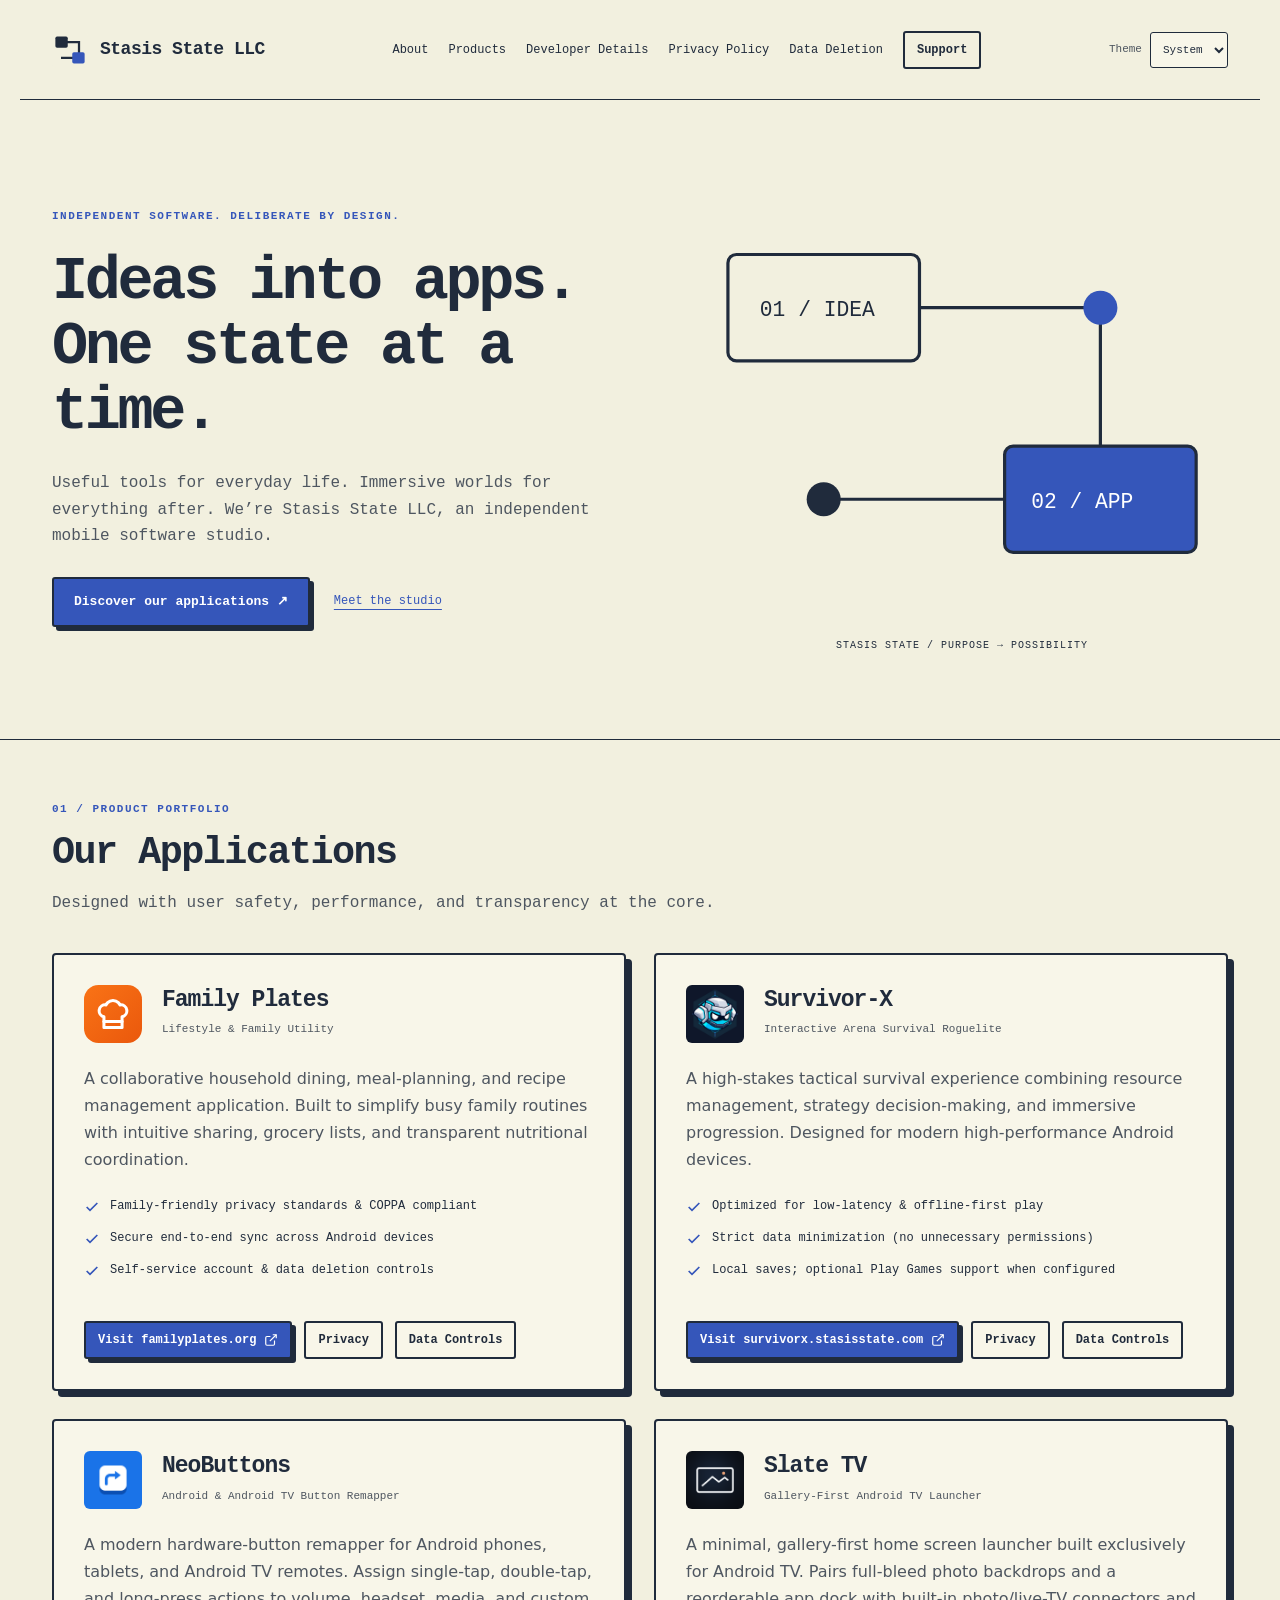
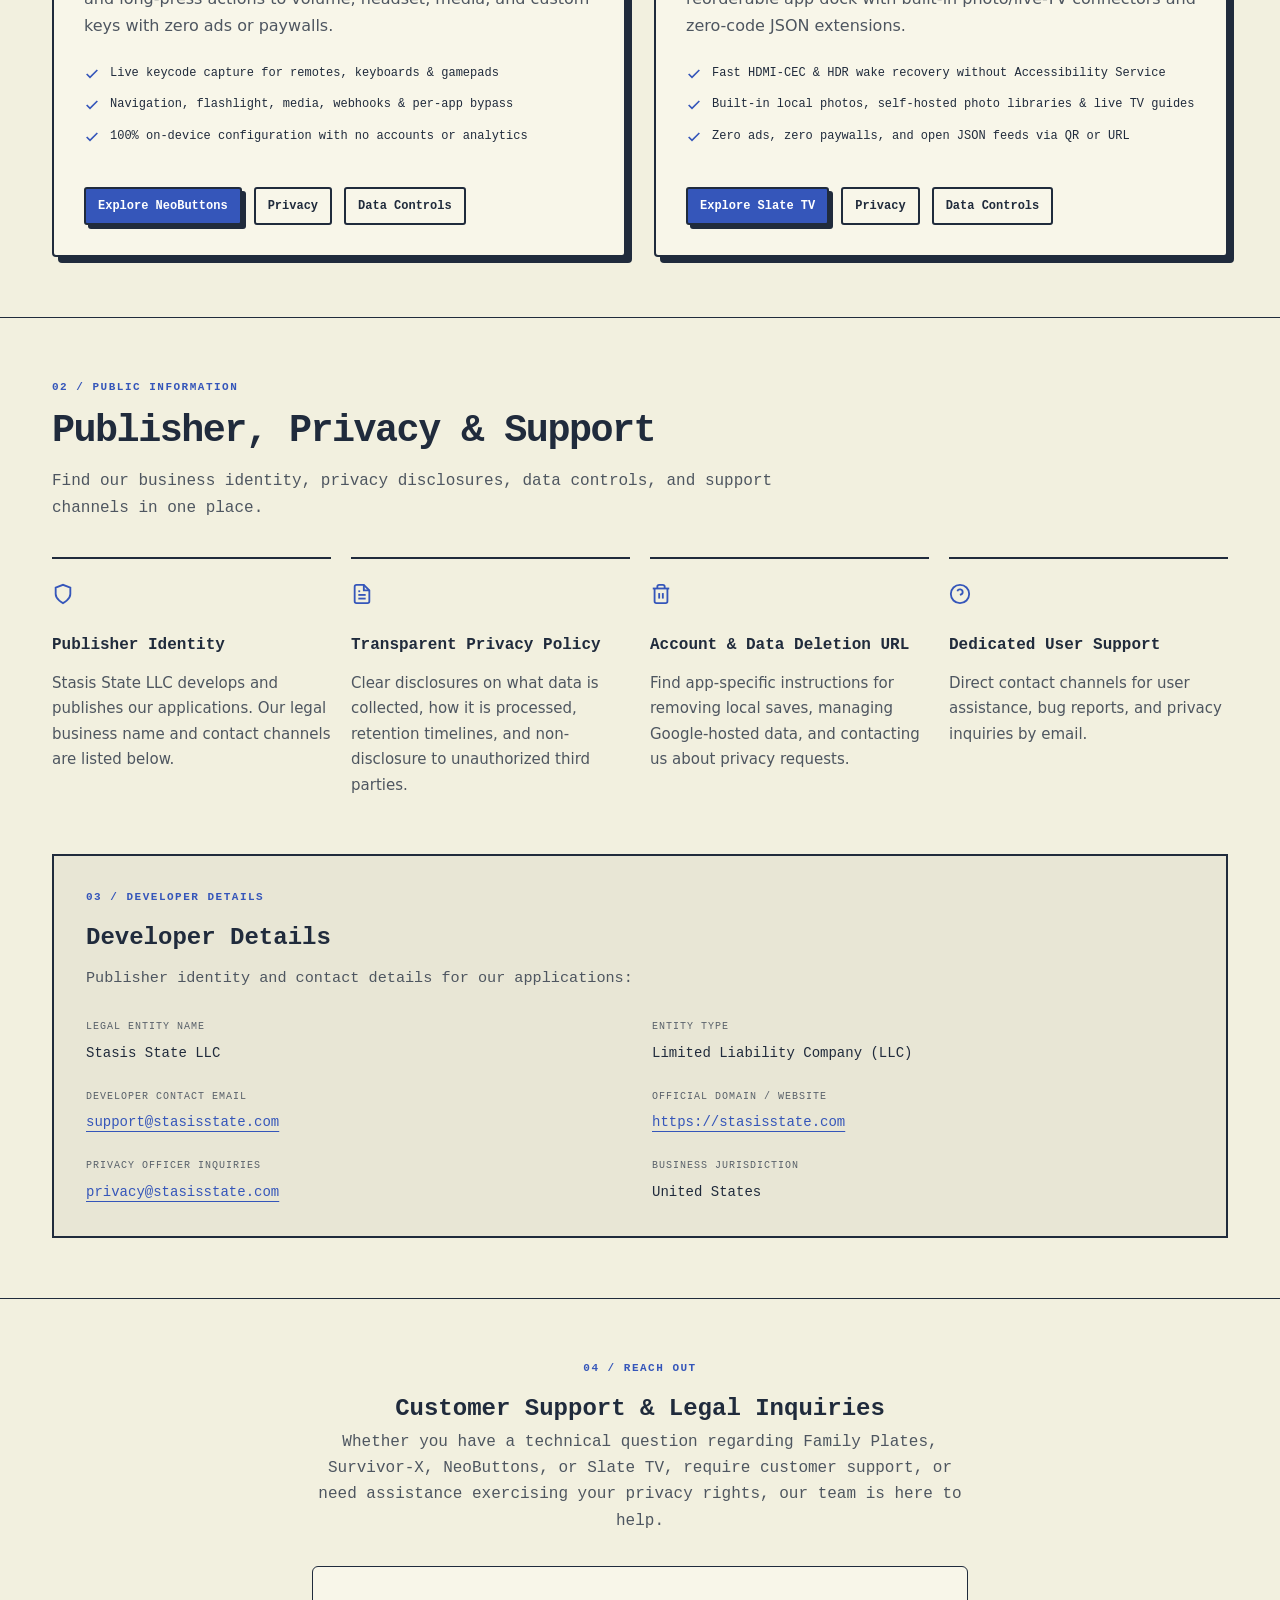
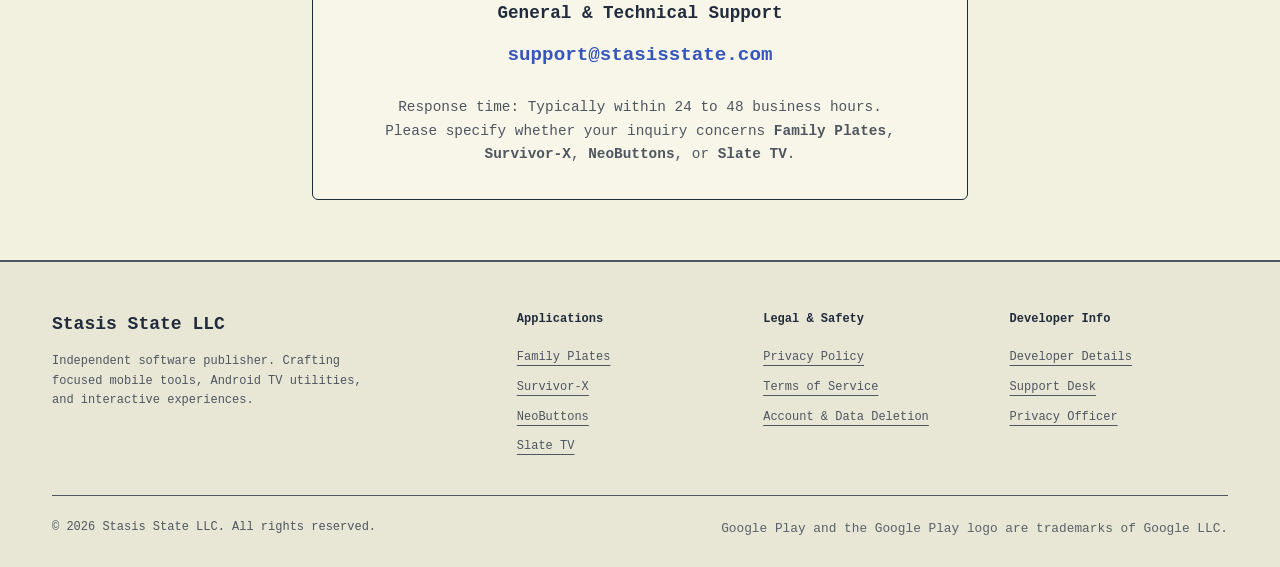
<file: index.html>
<!DOCTYPE html>
<html lang="en">
<head>
  <meta charset="UTF-8" />
  <meta name="viewport" content="width=device-width, initial-scale=1.0" />
  <title>Stasis State LLC — Independent Software & Mobile Applications</title>
  <meta name="description" content="Stasis State LLC is an independent software studio and the publisher of Family Plates, Survivor-X, NeoButtons, and Slate TV. Official corporate site, developer details, and customer support." />
  <meta name="robots" content="index, follow" />

  <!-- Open Graph / Meta -->
  <meta property="og:type" content="website" />
  <meta property="og:title" content="Stasis State LLC — Independent Software & Mobile Applications" />
  <meta property="og:description" content="Official home of Stasis State LLC, publisher of Family Plates, Survivor-X, NeoButtons, and Slate TV." />
  <meta property="og:url" content="https://stasisstate.com/" />

  <meta name="color-scheme" content="light dark" />
  <script src="theme.js"></script>
  <link rel="stylesheet" href="styles.css" />
  <link rel="icon" href="assets/state-machine.svg" type="image/svg+xml" />
</head>
<body>
  <a class="skip-link" href="#main-content">Skip to content</a>


  <!-- Site Header -->
  <header class="site-header">
    <div class="container nav-wrapper">
      <a href="index.html" class="brand-link" aria-label="Stasis State LLC Home">
        <div class="brand-logo-icon" aria-hidden="true">
          <svg width="20" height="20" viewBox="0 0 24 24" fill="none" stroke="currentColor" stroke-width="2.5" stroke-linecap="round" stroke-linejoin="round">
            <polygon points="12 2 2 7 12 12 22 7 12 2"></polygon>
            <polyline points="2 17 12 22 22 17"></polyline>
            <polyline points="2 12 12 17 22 12"></polyline>
          </svg>
        </div>
        <span>Stasis State LLC</span>
      </a>

      <nav aria-label="Main Navigation">
        <ul class="nav-links">
          <li><a href="#about">About</a></li>
          <li><a href="products.html">Products</a></li>
          <li><a href="#developer-profile">Developer Details</a></li>
          <li><a href="privacy.html">Privacy Policy</a></li>
          <li><a href="data-deletion.html">Data Deletion</a></li>
          <li><a href="#contact" class="btn btn-outline btn-sm">Support</a></li>
        </ul>
      </nav>
      <label class="theme-control" hidden>
        Theme
        <select id="theme-select" aria-label="Color theme">
          <option value="system">System</option>
          <option value="light">Light</option>
          <option value="dark">Dark</option>
        </select>
      </label>
    </div>
  </header>

  <main id="main-content">
    <!-- Hero Section -->
    <section class="hero container" id="about">
      <div class="hero-copy">
        <div class="sub-title">Independent software. Deliberate by design.</div>
        <h1>Ideas into apps.<br>One state at a time.</h1>
        <p class="hero-subtitle">Useful tools for everyday life. Immersive worlds for everything after. We’re Stasis State LLC, an independent mobile software studio.</p>
        <div class="hero-actions"><a href="#apps" class="btn btn-primary">Discover our applications ↗</a><a href="#developer-profile" class="hero-secondary">Meet the studio</a></div>
      </div>
      <div class="state-diagram" aria-hidden="true">
        <svg viewBox="0 0 500 430" fill="none">
          <path d="M120 120h260v180H120" stroke="currentColor" stroke-width="3"/>
          <rect x="30" y="70" width="180" height="100" rx="8" fill="var(--bg-primary)" stroke="currentColor" stroke-width="3"/>
          <rect x="290" y="250" width="180" height="100" rx="8" fill="var(--button-bg)" stroke="currentColor" stroke-width="3"/>
          <text x="60" y="128" fill="currentColor" font-family="monospace" font-size="20">01 / IDEA</text>
          <text x="315" y="308" fill="var(--button-text)" font-family="monospace" font-size="20">02 / APP</text>
          <circle cx="380" cy="120" r="16" fill="var(--button-bg)"/>
          <circle cx="120" cy="300" r="16" fill="currentColor"/>
        </svg>
        <span>STASIS STATE / PURPOSE → POSSIBILITY</span>
      </div>
    </section>

    <!-- Apps Section -->
    <section id="apps" class="section">
      <div class="container">
        <div class="section-header">
          <div class="sub-title">01 / Product Portfolio</div>
          <h2>Our Applications</h2>
          <p>Designed with user safety, performance, and transparency at the core.</p>
        </div>

        <div class="apps-grid">
          <!-- Family Plates -->
          <article class="app-card">
            <div class="app-card-header">
              <a href="https://familyplates.org" target="_blank" rel="noopener noreferrer" style="text-decoration: none; display: flex; align-items: center; gap: 1.25rem;">
                <img src="assets/family-plates-icon.svg" alt="Family Plates Icon" style="width: 58px; height: 58px; border-radius: var(--radius-md);  flex-shrink: 0;" />
                <div class="app-meta">
                  <h3 style="color: var(--text-main);">Family Plates</h3>
                  <span class="app-category">Lifestyle & Family Utility</span>
                </div>
              </a>
            </div>
            <p class="app-description">
              A collaborative household dining, meal-planning, and recipe management application. Built to simplify busy family routines with intuitive sharing, grocery lists, and transparent nutritional coordination.
            </p>
            <ul class="app-highlights">
              <li>
                <svg width="16" height="16" viewBox="0 0 24 24" fill="none" stroke="currentColor" stroke-width="2.5"><polyline points="20 6 9 17 4 12"></polyline></svg>
                Family-friendly privacy standards & COPPA compliant
              </li>
              <li>
                <svg width="16" height="16" viewBox="0 0 24 24" fill="none" stroke="currentColor" stroke-width="2.5"><polyline points="20 6 9 17 4 12"></polyline></svg>
                Secure end-to-end sync across Android devices
              </li>
              <li>
                <svg width="16" height="16" viewBox="0 0 24 24" fill="none" stroke="currentColor" stroke-width="2.5"><polyline points="20 6 9 17 4 12"></polyline></svg>
                Self-service account & data deletion controls
              </li>
            </ul>
            <div class="app-actions">
              <a href="https://familyplates.org" class="btn btn-primary btn-sm" target="_blank" rel="noopener noreferrer">
                Visit familyplates.org
                <svg width="14" height="14" viewBox="0 0 24 24" fill="none" stroke="currentColor" stroke-width="2"><path d="M18 13v6a2 2 0 0 1-2 2H5a2 2 0 0 1-2-2V8a2 2 0 0 1 2-2h6"></path><polyline points="15 3 21 3 21 9"></polyline><line x1="10" y1="14" x2="21" y2="3"></line></svg>
              </a>
              <a href="privacy.html#family-plates" class="btn btn-outline btn-sm">Privacy</a>
              <a href="data-deletion.html#family-plates" class="btn btn-outline btn-sm">Data Controls</a>
            </div>
          </article>

          <!-- Survivor-X -->
          <article class="app-card">
            <div class="app-card-header">
              <a href="https://survivorx.stasisstate.com" target="_blank" rel="noopener noreferrer" style="text-decoration: none; display: flex; align-items: center; gap: 1.25rem;">
                <img src="assets/survivor-x-icon.png" alt="Survivor-X Icon" style="width: 58px; height: 58px; border-radius: var(--radius-md);  flex-shrink: 0;" />
                <div class="app-meta">
                  <h3 style="color: var(--text-main);">Survivor-X</h3>
                  <span class="app-category">Interactive Arena Survival Roguelite</span>
                </div>
              </a>
            </div>
            <p class="app-description">
              A high-stakes tactical survival experience combining resource management, strategy decision-making, and immersive progression. Designed for modern high-performance Android devices.
            </p>
            <ul class="app-highlights">
              <li>
                <svg width="16" height="16" viewBox="0 0 24 24" fill="none" stroke="currentColor" stroke-width="2.5"><polyline points="20 6 9 17 4 12"></polyline></svg>
                Optimized for low-latency & offline-first play
              </li>
              <li>
                <svg width="16" height="16" viewBox="0 0 24 24" fill="none" stroke="currentColor" stroke-width="2.5"><polyline points="20 6 9 17 4 12"></polyline></svg>
                Strict data minimization (no unnecessary permissions)
              </li>
              <li>
                <svg width="16" height="16" viewBox="0 0 24 24" fill="none" stroke="currentColor" stroke-width="2.5"><polyline points="20 6 9 17 4 12"></polyline></svg>
                Local saves; optional Play Games support when configured
              </li>
            </ul>
            <div class="app-actions">
              <a href="https://survivorx.stasisstate.com" class="btn btn-primary btn-sm" target="_blank" rel="noopener noreferrer">
                Visit survivorx.stasisstate.com
                <svg width="14" height="14" viewBox="0 0 24 24" fill="none" stroke="currentColor" stroke-width="2"><path d="M18 13v6a2 2 0 0 1-2 2H5a2 2 0 0 1-2-2V8a2 2 0 0 1 2-2h6"></path><polyline points="15 3 21 3 21 9"></polyline><line x1="10" y1="14" x2="21" y2="3"></line></svg>
              </a>
              <a href="https://survivorx.stasisstate.com/privacy.html" class="btn btn-outline btn-sm">Privacy</a>
              <a href="https://survivorx.stasisstate.com/data-deletion.html" class="btn btn-outline btn-sm">Data Controls</a>
            </div>
          </article>

          <!-- NeoButtons -->
          <article class="app-card">
            <div class="app-card-header">
              <a href="neobuttons.html" style="text-decoration: none; display: flex; align-items: center; gap: 1.25rem;">
                <img src="assets/neobuttons-icon.png" alt="NeoButtons Icon" style="width: 58px; height: 58px; border-radius: var(--radius-md); flex-shrink: 0;" />
                <div class="app-meta">
                  <h3 style="color: var(--text-main);">NeoButtons</h3>
                  <span class="app-category">Android &amp; Android TV Button Remapper</span>
                </div>
              </a>
            </div>
            <p class="app-description">
              A modern hardware-button remapper for Android phones, tablets, and Android TV remotes. Assign single-tap, double-tap, and long-press actions to volume, headset, media, and custom keys with zero ads or paywalls.
            </p>
            <ul class="app-highlights">
              <li>
                <svg width="16" height="16" viewBox="0 0 24 24" fill="none" stroke="currentColor" stroke-width="2.5"><polyline points="20 6 9 17 4 12"></polyline></svg>
                Live keycode capture for remotes, keyboards &amp; gamepads
              </li>
              <li>
                <svg width="16" height="16" viewBox="0 0 24 24" fill="none" stroke="currentColor" stroke-width="2.5"><polyline points="20 6 9 17 4 12"></polyline></svg>
                Navigation, flashlight, media, webhooks &amp; per-app bypass
              </li>
              <li>
                <svg width="16" height="16" viewBox="0 0 24 24" fill="none" stroke="currentColor" stroke-width="2.5"><polyline points="20 6 9 17 4 12"></polyline></svg>
                100% on-device configuration with no accounts or analytics
              </li>
            </ul>
            <div class="app-actions">
              <a href="neobuttons.html" class="btn btn-primary btn-sm">
                Explore NeoButtons
              </a>
              <a href="neobuttons-privacy.html" class="btn btn-outline btn-sm">Privacy</a>
              <a href="data-deletion.html#neobuttons" class="btn btn-outline btn-sm">Data Controls</a>
            </div>
          </article>

          <!-- Slate TV -->
          <article class="app-card">
            <div class="app-card-header">
              <a href="slatetv.html" style="text-decoration: none; display: flex; align-items: center; gap: 1.25rem;">
                <img src="assets/slatetv-icon.png" alt="Slate TV Icon" style="width: 58px; height: 58px; border-radius: var(--radius-md); flex-shrink: 0;" />
                <div class="app-meta">
                  <h3 style="color: var(--text-main);">Slate TV</h3>
                  <span class="app-category">Gallery-First Android TV Launcher</span>
                </div>
              </a>
            </div>
            <p class="app-description">
              A minimal, gallery-first home screen launcher built exclusively for Android TV. Pairs full-bleed photo backdrops and a reorderable app dock with built-in photo/live-TV connectors and zero-code JSON extensions.
            </p>
            <ul class="app-highlights">
              <li>
                <svg width="16" height="16" viewBox="0 0 24 24" fill="none" stroke="currentColor" stroke-width="2.5"><polyline points="20 6 9 17 4 12"></polyline></svg>
                Fast HDMI-CEC &amp; HDR wake recovery without Accessibility Service
              </li>
              <li>
                <svg width="16" height="16" viewBox="0 0 24 24" fill="none" stroke="currentColor" stroke-width="2.5"><polyline points="20 6 9 17 4 12"></polyline></svg>
                Built-in local photos, self-hosted photo libraries &amp; live TV guides
              </li>
              <li>
                <svg width="16" height="16" viewBox="0 0 24 24" fill="none" stroke="currentColor" stroke-width="2.5"><polyline points="20 6 9 17 4 12"></polyline></svg>
                Zero ads, zero paywalls, and open JSON feeds via QR or URL
              </li>
            </ul>
            <div class="app-actions">
              <a href="slatetv.html" class="btn btn-primary btn-sm">
                Explore Slate TV
              </a>
              <a href="slatetv-privacy.html" class="btn btn-outline btn-sm">Privacy</a>
              <a href="data-deletion.html#slatetv" class="btn btn-outline btn-sm">Data Controls</a>
            </div>
          </article>
        </div>
      </div>
    </section>

    <!-- Standards & App Store Requirements Compliance -->
    <section class="section" id="compliance">
      <div class="container">
        <div class="section-header">
          <div class="sub-title">02 / Public Information</div>
          <h2>Publisher, Privacy &amp; Support</h2>
          <p>
            Find our business identity, privacy disclosures, data controls, and support channels in one place.
          </p>
        </div>

        <div class="standards-grid">
          <div class="standard-item">
            <div class="standard-icon-wrap" aria-hidden="true">
              <svg width="22" height="22" viewBox="0 0 24 24" fill="none" stroke="currentColor" stroke-width="2"><path d="M12 22s8-4 8-10V5l-8-3-8 3v7c0 6 8 10 8 10z"></path></svg>
            </div>
            <h3>Publisher Identity</h3>
            <p>
              Stasis State LLC develops and publishes our applications. Our legal business name and contact channels are listed below.
            </p>
          </div>

          <div class="standard-item">
            <div class="standard-icon-wrap" aria-hidden="true">
              <svg width="22" height="22" viewBox="0 0 24 24" fill="none" stroke="currentColor" stroke-width="2"><path d="M14 2H6a2 2 0 0 0-2 2v16a2 2 0 0 0 2 2h12a2 2 0 0 0 2-2V8z"></path><polyline points="14 2 14 8 20 8"></polyline><line x1="16" y1="13" x2="8" y2="13"></line><line x1="16" y1="17" x2="8" y2="17"></line><polyline points="10 9 9 9 8 9"></polyline></svg>
            </div>
            <h3>Transparent Privacy Policy</h3>
            <p>
              Clear disclosures on what data is collected, how it is processed, retention timelines, and non-disclosure to unauthorized third parties.
            </p>
          </div>

          <div class="standard-item">
            <div class="standard-icon-wrap" aria-hidden="true">
              <svg width="22" height="22" viewBox="0 0 24 24" fill="none" stroke="currentColor" stroke-width="2"><polyline points="3 6 5 6 21 6"></polyline><path d="M19 6v14a2 2 0 0 1-2 2H7a2 2 0 0 1-2-2V6m3 0V4a2 2 0 0 1 2-2h4a2 2 0 0 1 2 2v2"></path><line x1="10" y1="11" x2="10" y2="17"></line><line x1="14" y1="11" x2="14" y2="17"></line></svg>
            </div>
            <h3>Account & Data Deletion URL</h3>
            <p>
              Find app-specific instructions for removing local saves, managing Google-hosted data, and contacting us about privacy requests.
            </p>
          </div>

          <div class="standard-item">
            <div class="standard-icon-wrap" aria-hidden="true">
              <svg width="22" height="22" viewBox="0 0 24 24" fill="none" stroke="currentColor" stroke-width="2"><circle cx="12" cy="12" r="10"></circle><path d="M9.09 9a3 3 0 0 1 5.83 1c0 2-3 3-3 3"></path><line x1="12" y1="17" x2="12.01" y2="17"></line></svg>
            </div>
            <h3>Dedicated User Support</h3>
            <p>
              Direct contact channels for user assistance, bug reports, and privacy inquiries by email.
            </p>
          </div>
        </div>

        <!-- Business Disclosures & Developer Profile Card -->
        <div class="business-info-card" id="developer-profile">
          <div class="sub-title">03 / Developer Details</div>
          <h2>Developer Details</h2>
          <p style="color: var(--text-muted); font-size: 0.95rem; margin-top: 0.5rem;">
            Publisher identity and contact details for our applications:
          </p>

          <div class="business-grid">
            <div class="business-field">
              <span class="business-label">Legal Entity Name</span>
              <span class="business-value">Stasis State LLC</span>
            </div>

            <div class="business-field">
              <span class="business-label">Entity Type</span>
              <span class="business-value">Limited Liability Company (LLC)</span>
            </div>

            <div class="business-field">
              <span class="business-label">Developer Contact Email</span>
              <span class="business-value"><a href="mailto:support@stasisstate.com">support@stasisstate.com</a></span>
            </div>

            <div class="business-field">
              <span class="business-label">Official Domain / Website</span>
              <span class="business-value"><a href="https://stasisstate.com">https://stasisstate.com</a></span>
            </div>

            <div class="business-field">
              <span class="business-label">Privacy Officer Inquiries</span>
              <span class="business-value"><a href="mailto:privacy@stasisstate.com">privacy@stasisstate.com</a></span>
            </div>

            <div class="business-field">
              <span class="business-label">Business Jurisdiction</span>
              <span class="business-value">United States</span>
            </div>
          </div>
        </div>
      </div>
    </section>

    <!-- Contact & Support Section -->
    <section class="section" id="contact">
      <div class="container" style="max-width: 720px; text-align: center;">
        <div class="sub-title">04 / Reach Out</div>
        <h2>Customer Support & Legal Inquiries</h2>
        <p style="color: var(--text-muted); margin-bottom: 2rem;">
          Whether you have a technical question regarding Family Plates, Survivor-X, NeoButtons, or Slate TV, require customer support, or need assistance exercising your privacy rights, our team is here to help.
        </p>

        <div style="background-color: var(--bg-card); border: 1px solid var(--border-color); border-radius: var(--radius-md); padding: 2rem;">
          <p style="font-size: 1.1rem; font-weight: 600; margin-bottom: 0.75rem;">General & Technical Support</p>
          <p style="margin-bottom: 1.5rem;"><a href="mailto:support@stasisstate.com" style="color: var(--accent-primary); font-size: 1.2rem; text-decoration: none; font-weight: 700;">support@stasisstate.com</a></p>
          <p style="color: var(--text-muted); font-size: 0.9rem;">
            Response time: Typically within 24 to 48 business hours.<br />
            Please specify whether your inquiry concerns <strong>Family Plates</strong>, <strong>Survivor-X</strong>, <strong>NeoButtons</strong>, or <strong>Slate TV</strong>.
          </p>
        </div>
      </div>
    </section>
  </main>

  <!-- Footer -->
  <footer class="site-footer">
    <div class="container">
      <div class="footer-top">
        <div class="footer-brand">
          <h4>Stasis State LLC</h4>
          <p>
            Independent software publisher. Crafting focused mobile tools, Android TV utilities, and interactive experiences.
          </p>
        </div>

        <div class="footer-col">
          <h5>Applications</h5>
          <ul class="footer-links">
            <li><a href="https://familyplates.org" target="_blank" rel="noopener noreferrer">Family Plates</a></li>
            <li><a href="https://survivorx.stasisstate.com" target="_blank" rel="noopener noreferrer">Survivor-X</a></li>
            <li><a href="neobuttons.html">NeoButtons</a></li>
            <li><a href="slatetv.html">Slate TV</a></li>
          </ul>
        </div>

        <div class="footer-col">
          <h5>Legal & Safety</h5>
          <ul class="footer-links">
            <li><a href="privacy.html">Privacy Policy</a></li>
            <li><a href="terms.html">Terms of Service</a></li>
            <li><a href="data-deletion.html">Account & Data Deletion</a></li>
          </ul>
        </div>

        <div class="footer-col">
          <h5>Developer Info</h5>
          <ul class="footer-links">
            <li><a href="#developer-profile">Developer Details</a></li>
            <li><a href="mailto:support@stasisstate.com">Support Desk</a></li>
            <li><a href="mailto:privacy@stasisstate.com">Privacy Officer</a></li>
          </ul>
        </div>
      </div>

      <div class="footer-bottom">
        <div>
          &copy; <span id="year">2026</span> Stasis State LLC. All rights reserved.
        </div>
        <div style="color: var(--text-dim); font-size: 0.8rem;">
          Google Play and the Google Play logo are trademarks of Google LLC.
        </div>
      </div>
    </div>
  </footer>

  <script>
    document.getElementById('year').textContent = new Date().getFullYear();
  </script>
</body>
</html>
</file>
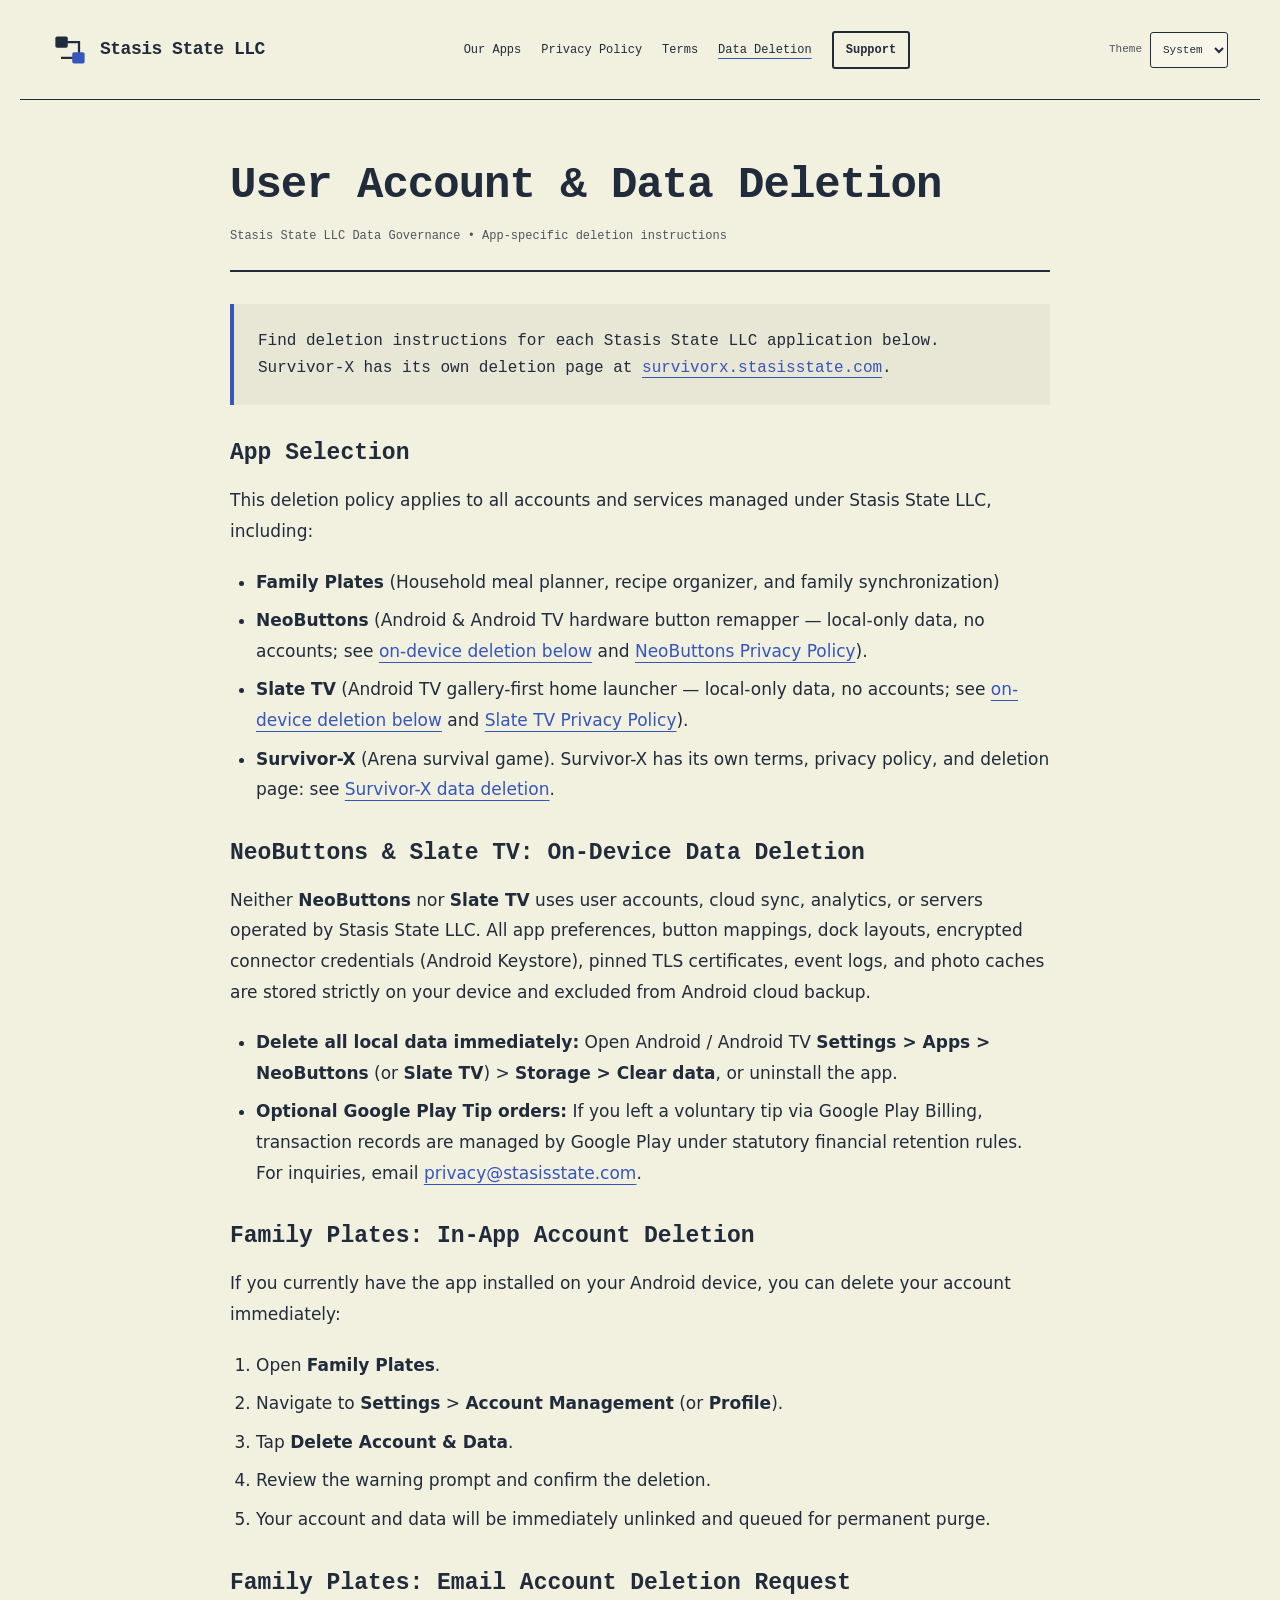
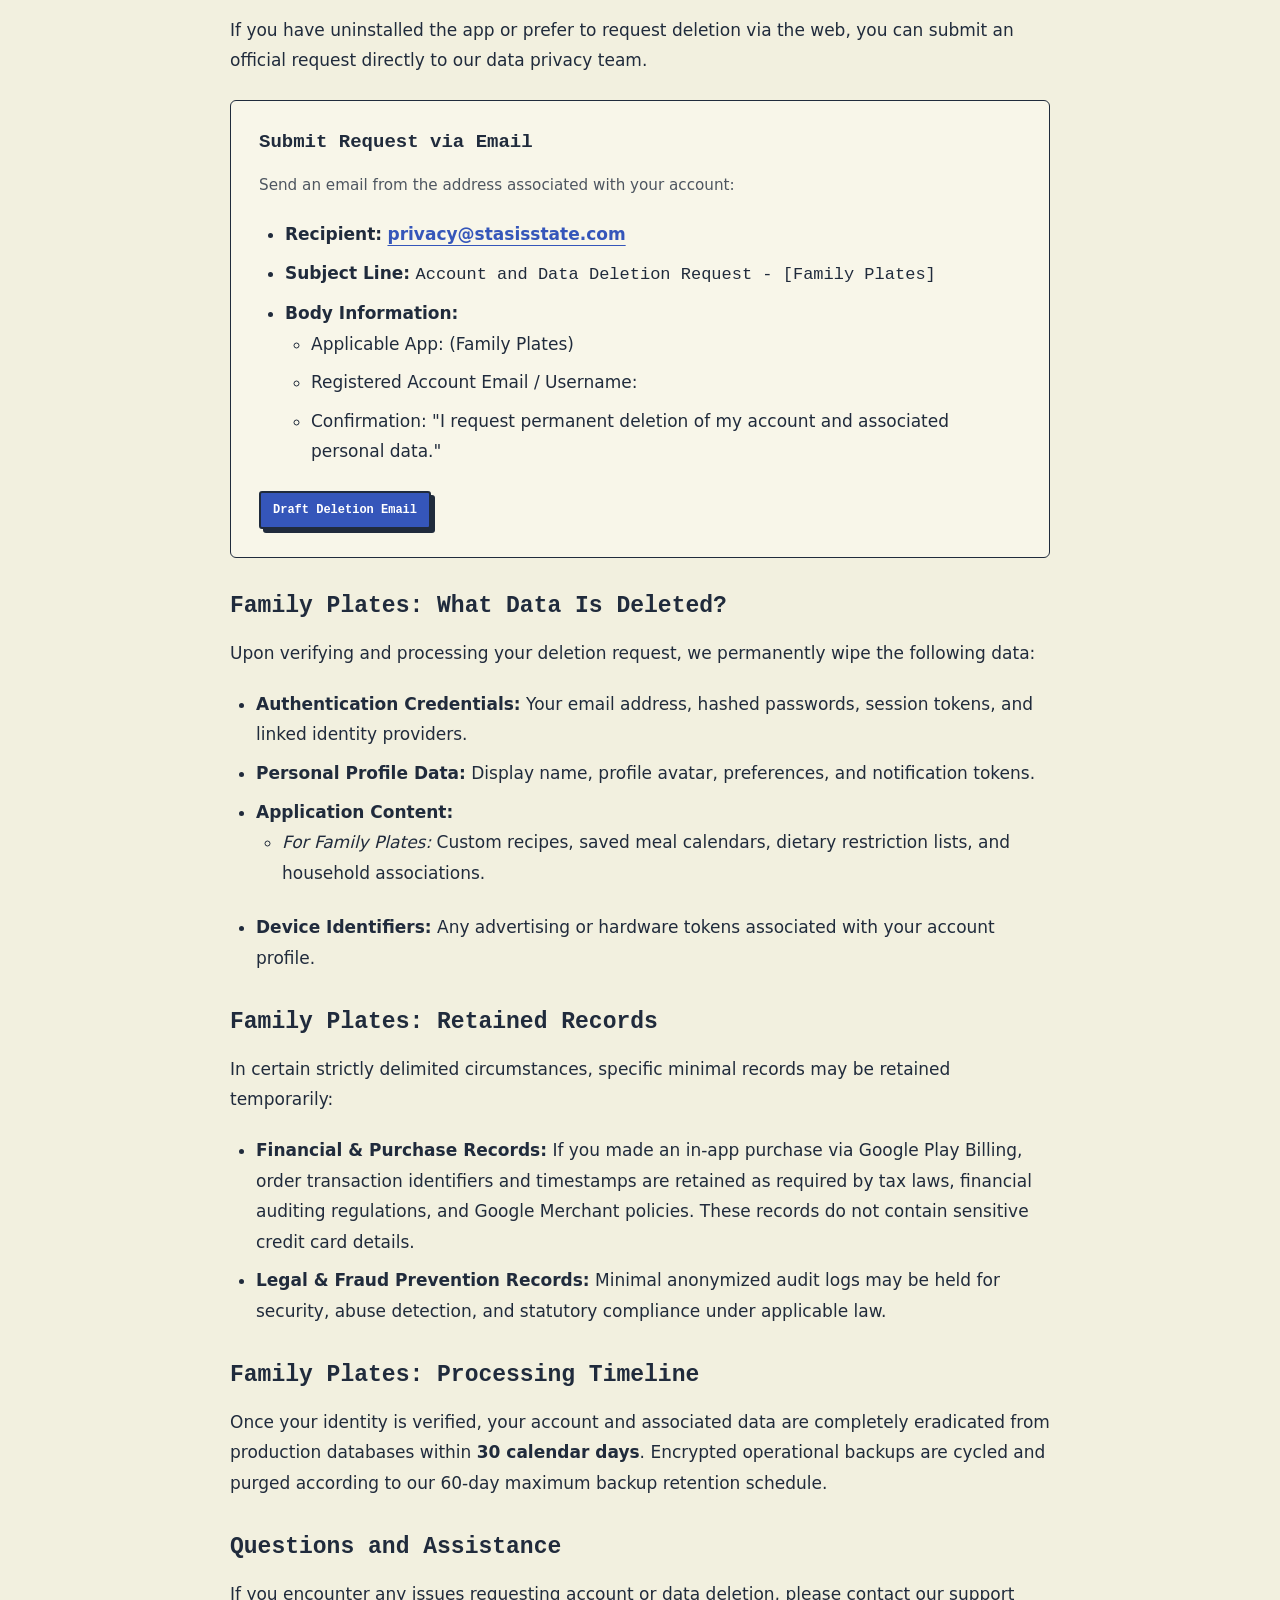
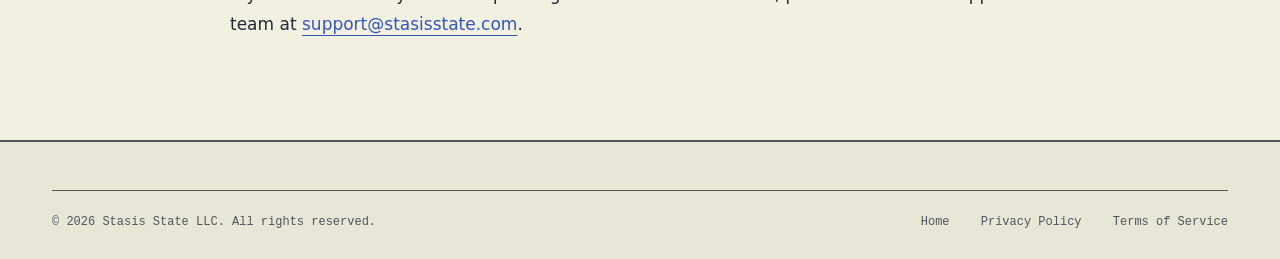
<file: data-deletion.html>
<!DOCTYPE html>
<html lang="en">
<head>
  <meta charset="UTF-8" />
  <meta name="viewport" content="width=device-width, initial-scale=1.0" />
  <title>Account & Data Deletion Request — Stasis State LLC</title>
  <meta name="description" content="Request account and data deletion for Stasis State LLC applications, including Family Plates, NeoButtons, and Slate TV. Survivor-X has its own deletion page." />
  <meta name="robots" content="index, follow" />
  <meta name="color-scheme" content="light dark" />
  <script src="theme.js"></script>
  <link rel="stylesheet" href="styles.css" />
  <link rel="icon" href="assets/state-machine.svg" type="image/svg+xml" />
</head>
<body>
  <a class="skip-link" href="#main-content">Skip to content</a>


  <!-- Header -->
  <header class="site-header">
    <div class="container nav-wrapper">
      <a href="index.html" class="brand-link" aria-label="Stasis State LLC Home">
        <div class="brand-logo-icon" aria-hidden="true">
          <svg width="20" height="20" viewBox="0 0 24 24" fill="none" stroke="currentColor" stroke-width="2.5" stroke-linecap="round" stroke-linejoin="round">
            <polygon points="12 2 2 7 12 12 22 7 12 2"></polygon>
            <polyline points="2 17 12 22 22 17"></polyline>
            <polyline points="2 12 12 17 22 12"></polyline>
          </svg>
        </div>
        <span>Stasis State LLC</span>
      </a>

      <nav aria-label="Main Navigation">
        <ul class="nav-links">
          <li><a href="index.html#apps">Our Apps</a></li>
          <li><a href="privacy.html">Privacy Policy</a></li>
          <li><a href="terms.html">Terms</a></li>
          <li><a href="data-deletion.html" class="active">Data Deletion</a></li>
          <li><a href="index.html#contact" class="btn btn-outline btn-sm">Support</a></li>
        </ul>
      </nav>
      <label class="theme-control" hidden>
        Theme
        <select id="theme-select" aria-label="Color theme">
          <option value="system">System</option>
          <option value="light">Light</option>
          <option value="dark">Dark</option>
        </select>
      </label>
    </div>
  </header>

  <main id="main-content" class="container">
    <article class="policy-container">
      <div class="policy-header">
        <h1>User Account & Data Deletion</h1>
        <div class="policy-meta">
          <span>Stasis State LLC Data Governance</span> &bull;
          <span>App-specific deletion instructions</span>
        </div>
      </div>

      <div class="alert-box">
        <p>
          Find deletion instructions for each Stasis State LLC application below. Survivor-X has its own deletion page at <a href="https://survivorx.stasisstate.com/data-deletion.html" style="color: var(--accent-primary);">survivorx.stasisstate.com</a>.
        </p>
      </div>

      <div class="policy-body">
        <h2>App Selection</h2>
        <p>This deletion policy applies to all accounts and services managed under Stasis State LLC, including:</p>
        <ul>
          <li><strong id="family-plates">Family Plates</strong> (Household meal planner, recipe organizer, and family synchronization)</li>
          <li><strong id="neobuttons">NeoButtons</strong> (Android &amp; Android TV hardware button remapper — local-only data, no accounts; see <a href="#local-only-apps" style="color: var(--accent-primary);">on-device deletion below</a> and <a href="neobuttons-privacy.html" style="color: var(--accent-primary);">NeoButtons Privacy Policy</a>).</li>
          <li><strong id="slatetv">Slate TV</strong> (Android TV gallery-first home launcher — local-only data, no accounts; see <a href="#local-only-apps" style="color: var(--accent-primary);">on-device deletion below</a> and <a href="slatetv-privacy.html" style="color: var(--accent-primary);">Slate TV Privacy Policy</a>).</li>
          <li><strong id="survivor-x">Survivor-X</strong> (Arena survival game). Survivor-X has its own terms, privacy policy, and deletion page: see <a href="https://survivorx.stasisstate.com/data-deletion.html" style="color: var(--accent-primary);">Survivor-X data deletion</a>.</li>
        </ul>

        <h2 id="local-only-apps">NeoButtons &amp; Slate TV: On-Device Data Deletion</h2>
        <p>
          Neither <strong>NeoButtons</strong> nor <strong>Slate TV</strong> uses user accounts, cloud sync, analytics, or servers operated by Stasis State LLC. All app preferences, button mappings, dock layouts, encrypted connector credentials (Android Keystore), pinned TLS certificates, event logs, and photo caches are stored strictly on your device and excluded from Android cloud backup.
        </p>
        <ul>
          <li><strong>Delete all local data immediately:</strong> Open Android / Android TV <strong>Settings &gt; Apps &gt; NeoButtons</strong> (or <strong>Slate TV</strong>) &gt; <strong>Storage &gt; Clear data</strong>, or uninstall the app.</li>
          <li><strong>Optional Google Play Tip orders:</strong> If you left a voluntary tip via Google Play Billing, transaction records are managed by Google Play under statutory financial retention rules. For inquiries, email <a href="mailto:privacy@stasisstate.com" style="color: var(--accent-primary);">privacy@stasisstate.com</a>.</li>
        </ul>

        <h2>Family Plates: In-App Account Deletion</h2>
        <p>If you currently have the app installed on your Android device, you can delete your account immediately:</p>
        <ol>
          <li>Open <strong>Family Plates</strong>.</li>
          <li>Navigate to <strong>Settings</strong> &gt; <strong>Account Management</strong> (or <strong>Profile</strong>).</li>
          <li>Tap <strong>Delete Account &amp; Data</strong>.</li>
          <li>Review the warning prompt and confirm the deletion.</li>
          <li>Your account and data will be immediately unlinked and queued for permanent purge.</li>
        </ol>

        <h2>Family Plates: Email Account Deletion Request</h2>
        <p>
          If you have uninstalled the app or prefer to request deletion via the web, you can submit an official request directly to our data privacy team.
        </p>

        <div style="background: var(--bg-card); border: 1px solid var(--border-color); border-radius: var(--radius-md); padding: 1.75rem; margin: 1.5rem 0;">
          <h3 style="margin-top: 0; color: var(--text-main);">Submit Request via Email</h3>
          <p style="color: var(--text-muted); font-size: 0.95rem;">
            Send an email from the address associated with your account:
          </p>
          <ul style="margin-bottom: 1.25rem;">
            <li><strong>Recipient:</strong> <a href="mailto:privacy@stasisstate.com?subject=Account%20and%20Data%20Deletion%20Request" style="color: var(--accent-primary); font-weight: 600;">privacy@stasisstate.com</a></li>
            <li><strong>Subject Line:</strong> <code>Account and Data Deletion Request - [Family Plates]</code></li>
            <li><strong>Body Information:</strong>
              <ul>
                <li>Applicable App: (Family Plates)</li>
                <li>Registered Account Email / Username:</li>
                <li>Confirmation: "I request permanent deletion of my account and associated personal data."</li>
              </ul>
            </li>
          </ul>
          <a href="mailto:privacy@stasisstate.com?subject=Account%20and%20Data%20Deletion%20Request&body=Please%20delete%20my%20account%20and%20all%20associated%20data%20for%20the%20following%20app%3A%0A%0AApp%20Name%3A%20Family%20Plates%0AAccount%20Email%20or%20Username%3A%20%0A" class="btn btn-primary btn-sm">
            Draft Deletion Email
          </a>
        </div>

        <h2>Family Plates: What Data Is Deleted?</h2>
        <p>Upon verifying and processing your deletion request, we permanently wipe the following data:</p>
        <ul>
          <li><strong>Authentication Credentials:</strong> Your email address, hashed passwords, session tokens, and linked identity providers.</li>
          <li><strong>Personal Profile Data:</strong> Display name, profile avatar, preferences, and notification tokens.</li>
          <li><strong>Application Content:</strong>
            <ul>
              <li><em>For Family Plates:</em> Custom recipes, saved meal calendars, dietary restriction lists, and household associations.</li>
            </ul>
          </li>
          <li><strong>Device Identifiers:</strong> Any advertising or hardware tokens associated with your account profile.</li>
        </ul>

        <h2>Family Plates: Retained Records</h2>
        <p>In certain strictly delimited circumstances, specific minimal records may be retained temporarily:</p>
        <ul>
          <li><strong>Financial & Purchase Records:</strong> If you made an in-app purchase via Google Play Billing, order transaction identifiers and timestamps are retained as required by tax laws, financial auditing regulations, and Google Merchant policies. These records do not contain sensitive credit card details.</li>
          <li><strong>Legal & Fraud Prevention Records:</strong> Minimal anonymized audit logs may be held for security, abuse detection, and statutory compliance under applicable law.</li>
        </ul>

        <h2>Family Plates: Processing Timeline</h2>
        <p>
          Once your identity is verified, your account and associated data are completely eradicated from production databases within <strong>30 calendar days</strong>. Encrypted operational backups are cycled and purged according to our 60-day maximum backup retention schedule.
        </p>

        <h2>Questions and Assistance</h2>
        <p>
          If you encounter any issues requesting account or data deletion, please contact our support team at <a href="mailto:support@stasisstate.com" style="color: var(--accent-primary);">support@stasisstate.com</a>.
        </p>
      </div>
    </article>
  </main>

  <footer class="site-footer">
    <div class="container">
      <div class="footer-bottom">
        <div>&copy; 2026 Stasis State LLC. All rights reserved.</div>
        <div>
          <a href="index.html" style="color: var(--text-muted); text-decoration: none; margin-right: 1.5rem;">Home</a>
          <a href="privacy.html" style="color: var(--text-muted); text-decoration: none; margin-right: 1.5rem;">Privacy Policy</a>
          <a href="terms.html" style="color: var(--text-muted); text-decoration: none;">Terms of Service</a>
        </div>
      </div>
    </div>
  </footer>
</body>
</html>
</file>
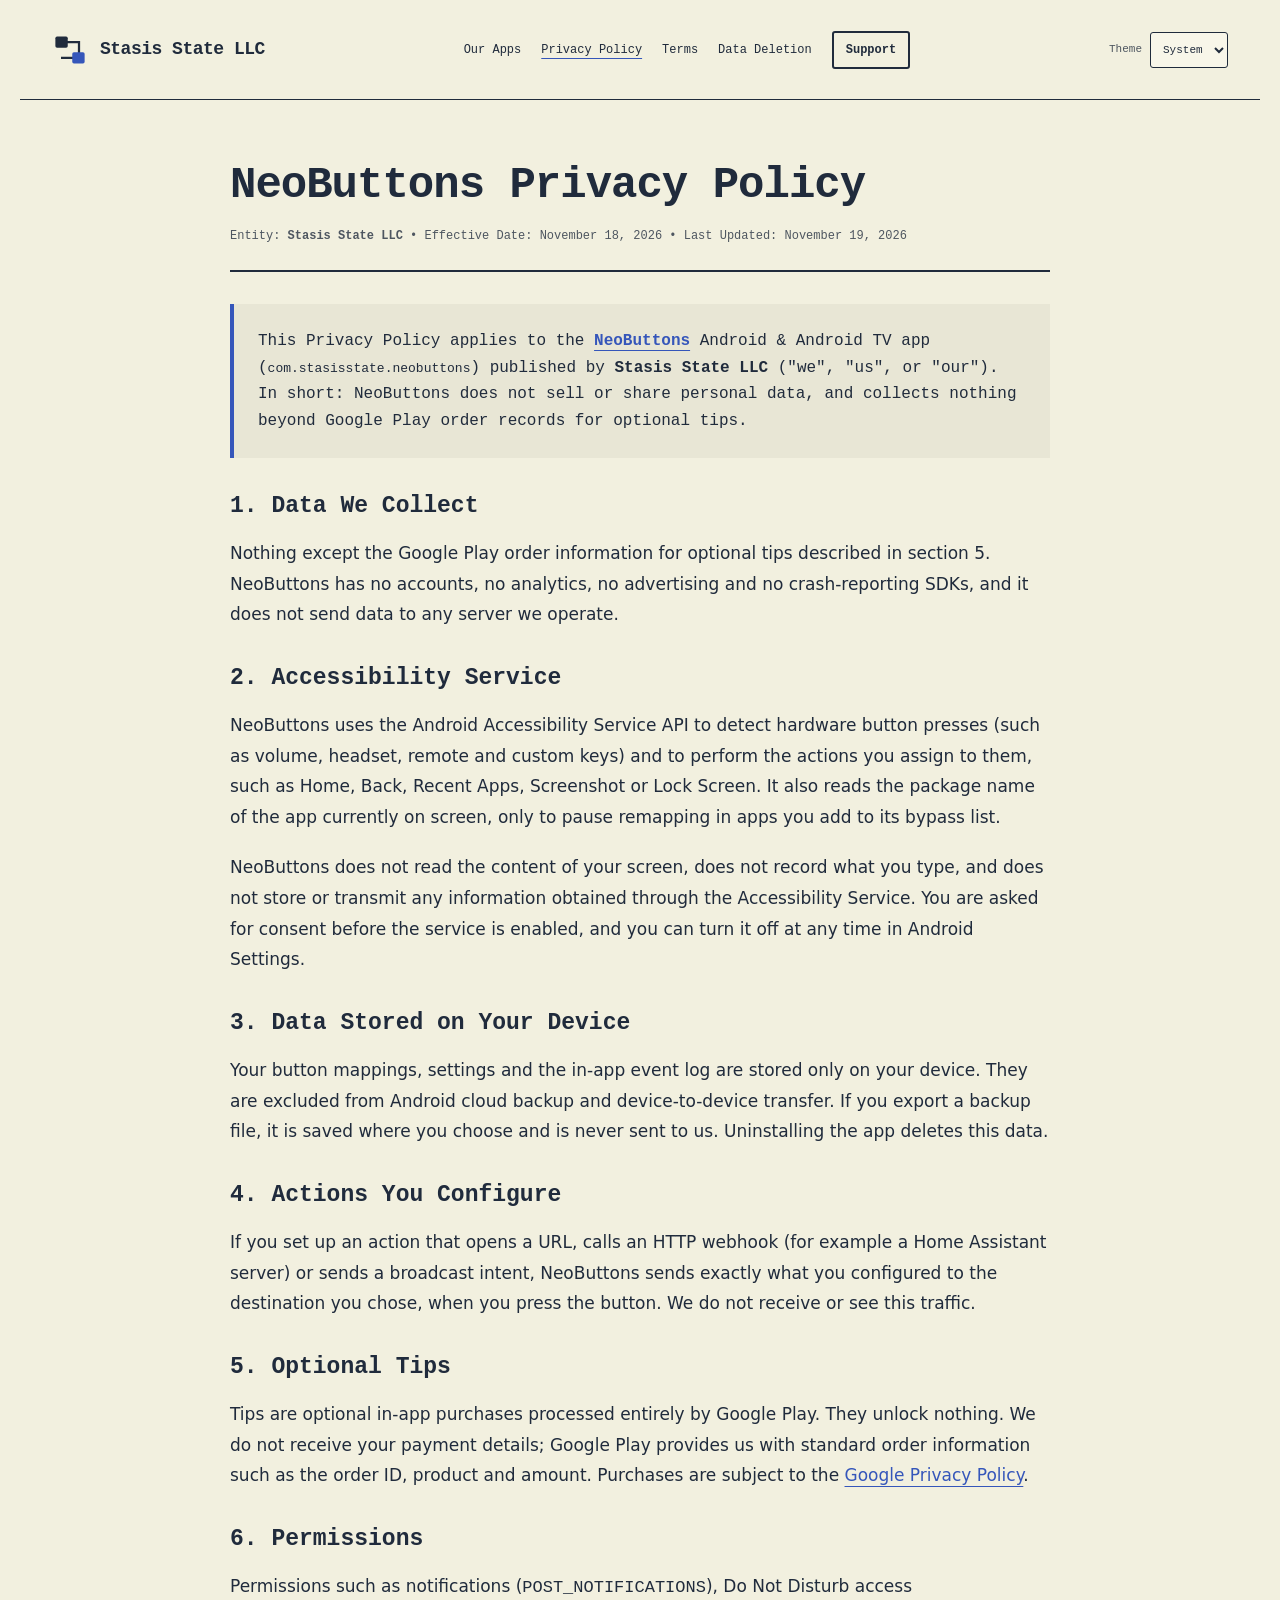
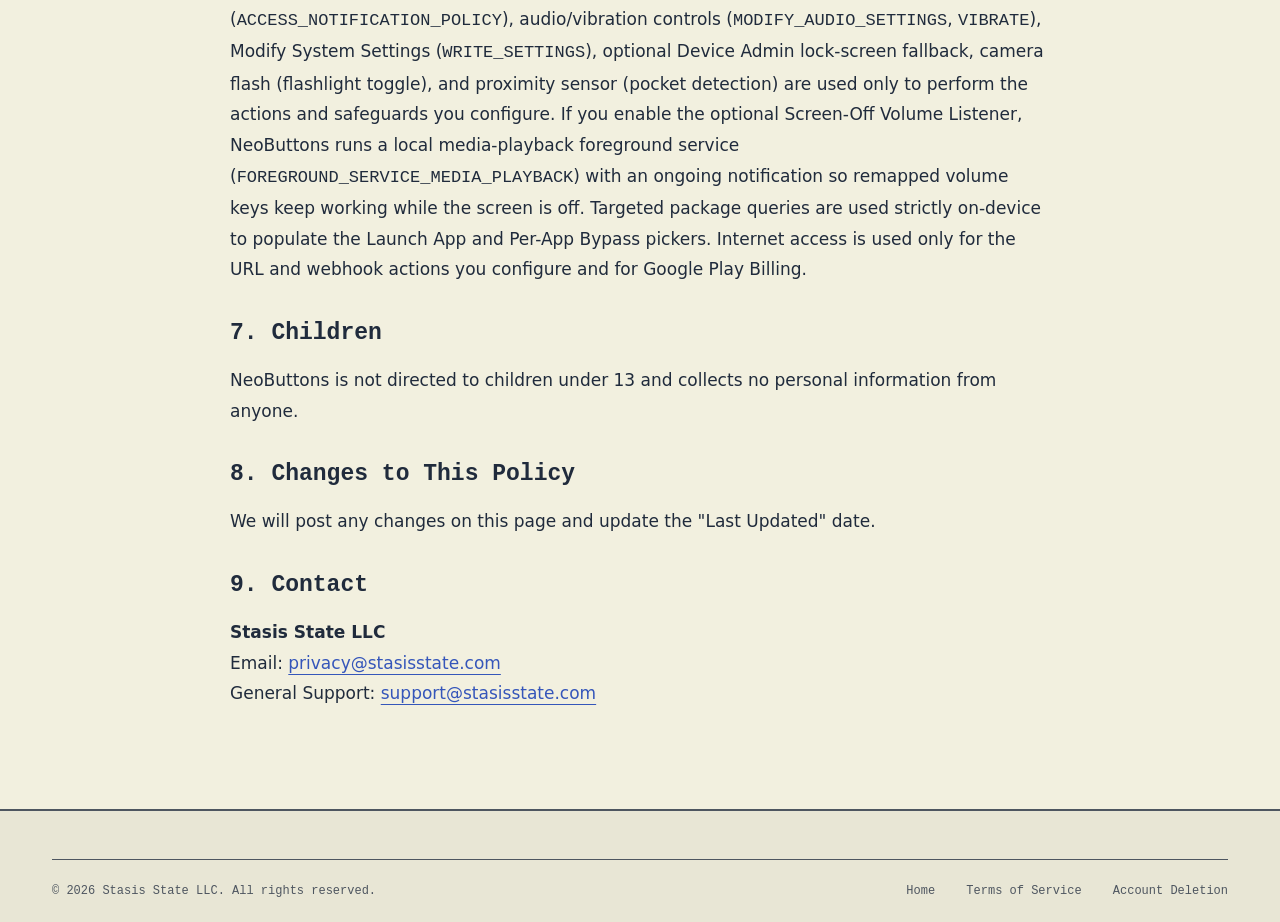
<file: neobuttons-privacy.html>
<!DOCTYPE html>
<html lang="en">
<head>
  <meta charset="UTF-8" />
  <meta name="viewport" content="width=device-width, initial-scale=1.0" />
  <title>NeoButtons Privacy Policy — Stasis State LLC</title>
  <meta name="description" content="Privacy Policy for the NeoButtons Android app by Stasis State LLC." />
  <meta name="robots" content="index, follow" />
  <meta name="color-scheme" content="light dark" />
  <script src="theme.js"></script>
  <link rel="stylesheet" href="styles.css" />
  <link rel="icon" href="assets/state-machine.svg" type="image/svg+xml" />
</head>
<body>
  <a class="skip-link" href="#main-content">Skip to content</a>


  <!-- Header -->
  <header class="site-header">
    <div class="container nav-wrapper">
      <a href="index.html" class="brand-link" aria-label="Stasis State LLC Home">
        <div class="brand-logo-icon" aria-hidden="true">
          <svg width="20" height="20" viewBox="0 0 24 24" fill="none" stroke="currentColor" stroke-width="2.5" stroke-linecap="round" stroke-linejoin="round">
            <polygon points="12 2 2 7 12 12 22 7 12 2"></polygon>
            <polyline points="2 17 12 22 22 17"></polyline>
            <polyline points="2 12 12 17 22 12"></polyline>
          </svg>
        </div>
        <span>Stasis State LLC</span>
      </a>

      <nav aria-label="Main Navigation">
        <ul class="nav-links">
          <li><a href="index.html#apps">Our Apps</a></li>
          <li><a href="privacy.html" class="active">Privacy Policy</a></li>
          <li><a href="terms.html">Terms</a></li>
          <li><a href="data-deletion.html">Data Deletion</a></li>
          <li><a href="index.html#contact" class="btn btn-outline btn-sm">Support</a></li>
        </ul>
      </nav>
      <label class="theme-control" hidden>
        Theme
        <select id="theme-select" aria-label="Color theme">
          <option value="system">System</option>
          <option value="light">Light</option>
          <option value="dark">Dark</option>
        </select>
      </label>
    </div>
  </header>

  <main id="main-content" class="container">
    <article class="policy-container">
      <div class="policy-header">
        <h1>NeoButtons Privacy Policy</h1>
        <div class="policy-meta">
          <span>Entity: <strong>Stasis State LLC</strong></span> &bull;
          <span>Effective Date: November 18, 2026</span> &bull;
          <span>Last Updated: November 19, 2026</span>
        </div>
      </div>

      <div class="alert-box">
        <p>
          This Privacy Policy applies to the <a href="neobuttons.html" style="color: var(--accent-primary);"><strong>NeoButtons</strong></a> Android &amp; Android TV app (<code>com.stasisstate.neobuttons</code>) published by <strong>Stasis State LLC</strong> ("we", "us", or "our"). In short: NeoButtons does not sell or share personal data, and collects nothing beyond Google Play order records for optional tips.
        </p>
      </div>

      <div class="policy-body">
        <h2>1. Data We Collect</h2>
        <p>Nothing except the Google Play order information for optional tips described in section 5. NeoButtons has no accounts, no analytics, no advertising and no crash-reporting SDKs, and it does not send data to any server we operate.</p>

        <h2>2. Accessibility Service</h2>
        <p>
          NeoButtons uses the Android Accessibility Service API to detect hardware button presses (such as volume, headset, remote and custom keys) and to perform the actions you assign to them, such as Home, Back, Recent Apps, Screenshot or Lock Screen. It also reads the package name of the app currently on screen, only to pause remapping in apps you add to its bypass list.
        </p>
        <p>
          NeoButtons does not read the content of your screen, does not record what you type, and does not store or transmit any information obtained through the Accessibility Service. You are asked for consent before the service is enabled, and you can turn it off at any time in Android Settings.
        </p>

        <h2>3. Data Stored on Your Device</h2>
        <p>
          Your button mappings, settings and the in-app event log are stored only on your device. They are excluded from Android cloud backup and device-to-device transfer. If you export a backup file, it is saved where you choose and is never sent to us. Uninstalling the app deletes this data.
        </p>

        <h2>4. Actions You Configure</h2>
        <p>
          If you set up an action that opens a URL, calls an HTTP webhook (for example a Home Assistant server) or sends a broadcast intent, NeoButtons sends exactly what you configured to the destination you chose, when you press the button. We do not receive or see this traffic.
        </p>

        <h2>5. Optional Tips</h2>
        <p>
          Tips are optional in-app purchases processed entirely by Google Play. They unlock nothing. We do not receive your payment details; Google Play provides us with standard order information such as the order ID, product and amount. Purchases are subject to the <a href="https://policies.google.com/privacy" style="color: var(--accent-primary);">Google Privacy Policy</a>.
        </p>

        <h2>6. Permissions</h2>
        <p>
          Permissions such as notifications (<code>POST_NOTIFICATIONS</code>), Do Not Disturb access (<code>ACCESS_NOTIFICATION_POLICY</code>), audio/vibration controls (<code>MODIFY_AUDIO_SETTINGS</code>, <code>VIBRATE</code>), Modify System Settings (<code>WRITE_SETTINGS</code>), optional Device Admin lock-screen fallback, camera flash (flashlight toggle), and proximity sensor (pocket detection) are used only to perform the actions and safeguards you configure. If you enable the optional Screen-Off Volume Listener, NeoButtons runs a local media-playback foreground service (<code>FOREGROUND_SERVICE_MEDIA_PLAYBACK</code>) with an ongoing notification so remapped volume keys keep working while the screen is off. Targeted package queries are used strictly on-device to populate the Launch App and Per-App Bypass pickers. Internet access is used only for the URL and webhook actions you configure and for Google Play Billing.
        </p>

        <h2>7. Children</h2>
        <p>NeoButtons is not directed to children under 13 and collects no personal information from anyone.</p>

        <h2>8. Changes to This Policy</h2>
        <p>We will post any changes on this page and update the "Last Updated" date.</p>

        <h2>9. Contact</h2>
        <p>
          <strong>Stasis State LLC</strong><br />
          Email: <a href="mailto:privacy@stasisstate.com" style="color: var(--accent-primary);">privacy@stasisstate.com</a><br />
          General Support: <a href="mailto:support@stasisstate.com" style="color: var(--accent-primary);">support@stasisstate.com</a>
        </p>
      </div>
    </article>
  </main>

  <footer class="site-footer">
    <div class="container">
      <div class="footer-bottom">
        <div>&copy; 2026 Stasis State LLC. All rights reserved.</div>
        <div>
          <a href="index.html" style="color: var(--text-muted); text-decoration: none; margin-right: 1.5rem;">Home</a>
          <a href="terms.html" style="color: var(--text-muted); text-decoration: none; margin-right: 1.5rem;">Terms of Service</a>
          <a href="data-deletion.html" style="color: var(--text-muted); text-decoration: none;">Account Deletion</a>
        </div>
      </div>
    </div>
  </footer>
</body>
</html>
</file>
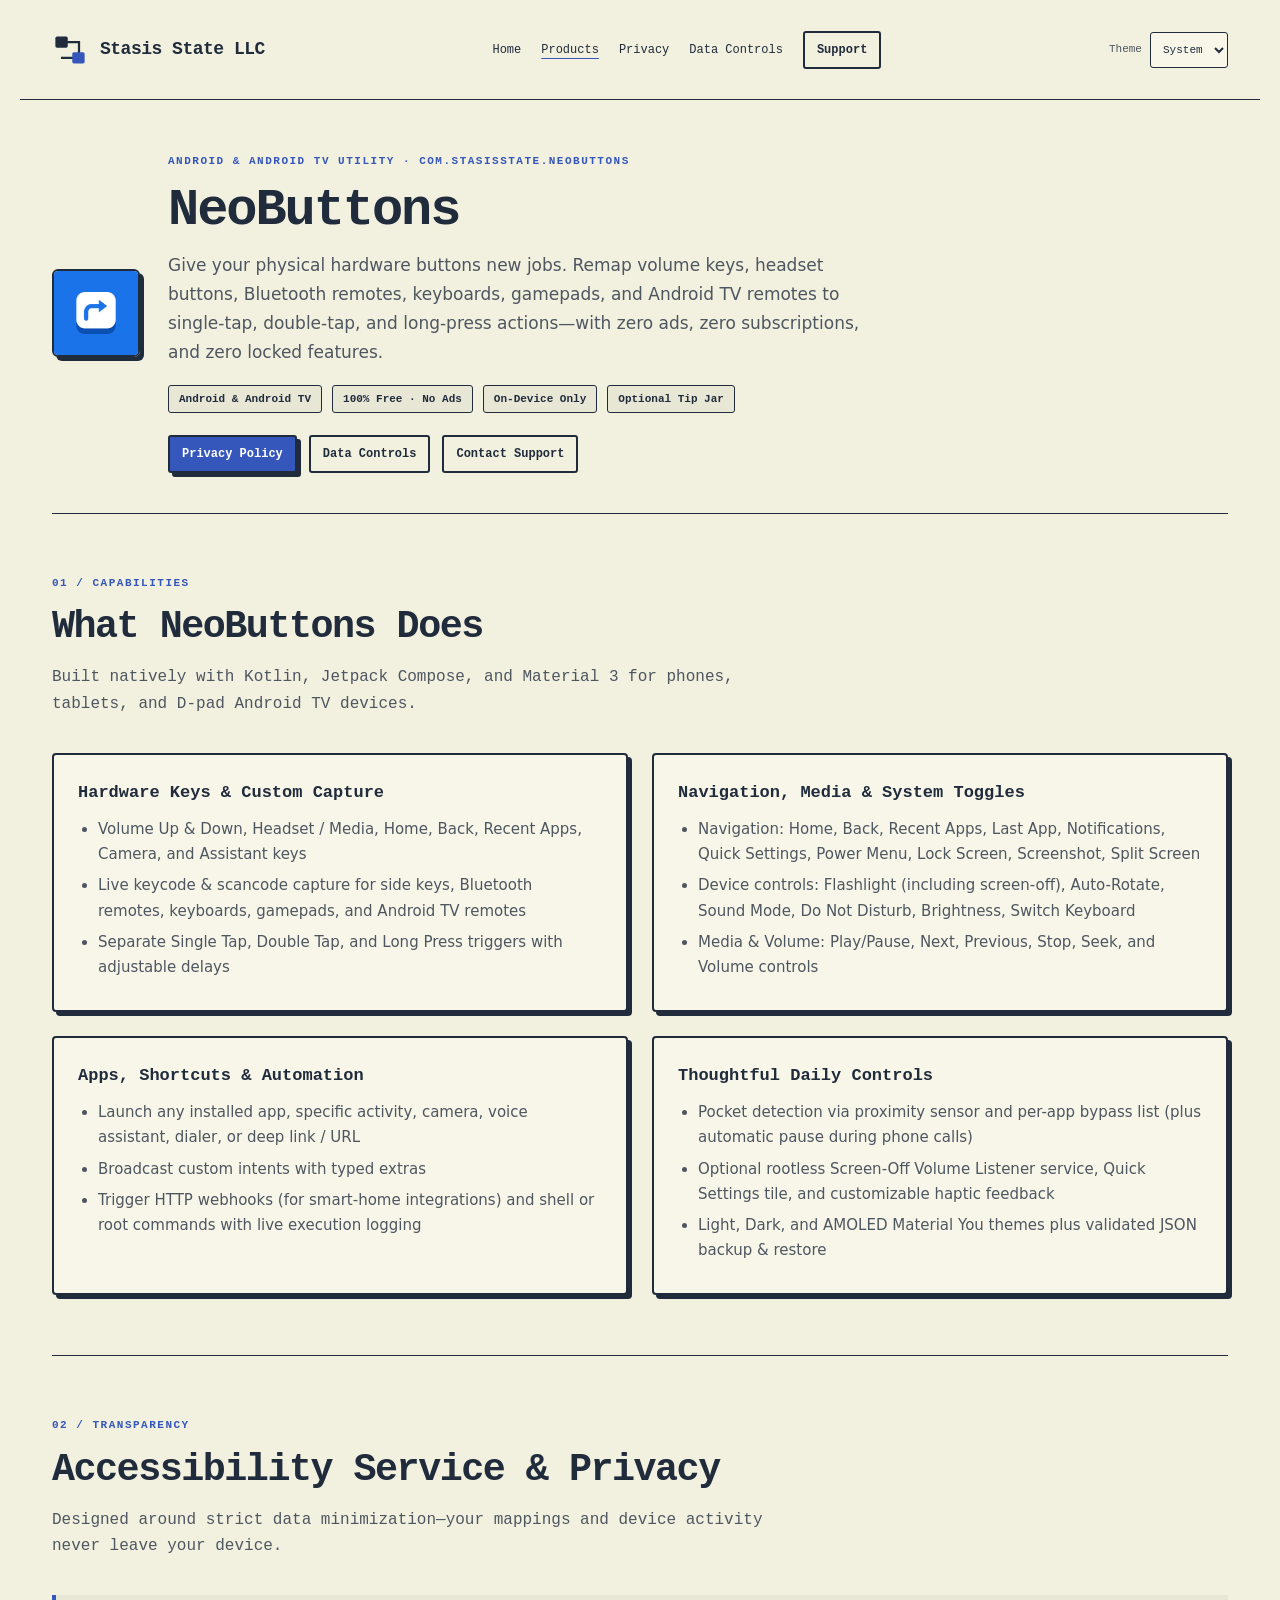
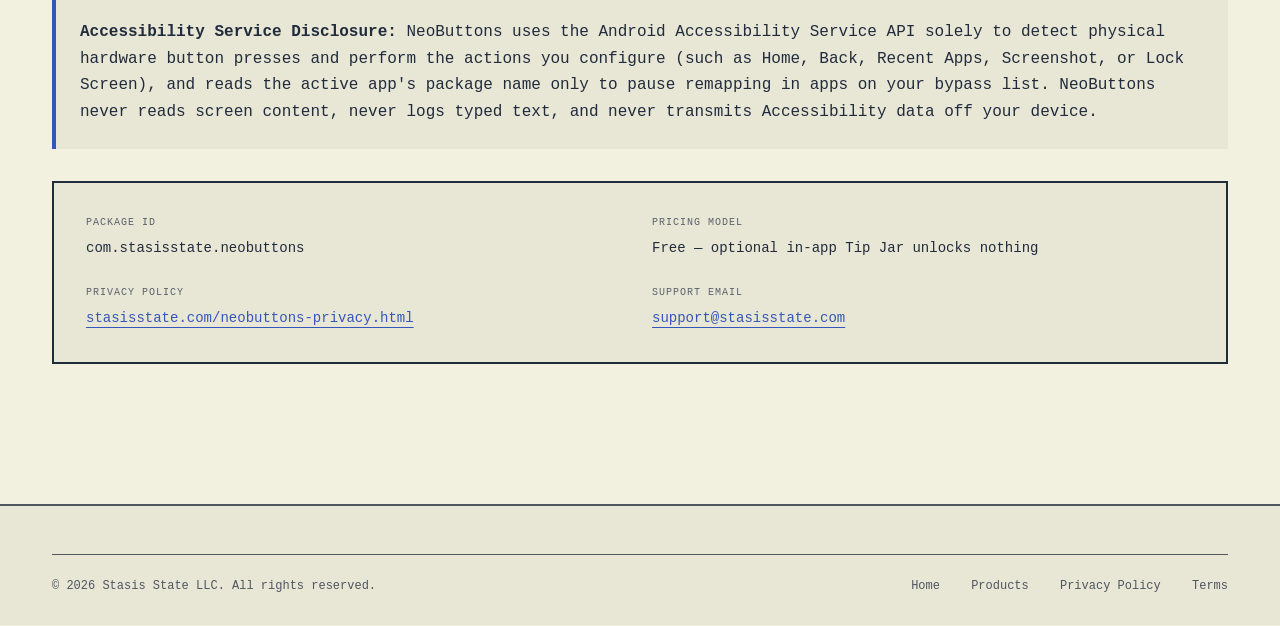
<file: neobuttons.html>
<!DOCTYPE html>
<html lang="en">
<head>
  <meta charset="UTF-8" />
  <meta name="viewport" content="width=device-width, initial-scale=1.0" />
  <title>NeoButtons — Hardware Button Remapper for Android &amp; Android TV — Stasis State LLC</title>
  <meta name="description" content="NeoButtons by Stasis State LLC lets you remap volume keys, headset buttons, Bluetooth remotes, keyboards, gamepads, and Android TV remotes with single-tap, double-tap, and long-press actions." />
  <meta name="robots" content="index, follow" />
  <meta property="og:type" content="website" />
  <meta property="og:title" content="NeoButtons — Hardware Button Remapper — Stasis State LLC" />
  <meta property="og:description" content="Remap hardware buttons on Android and Android TV to tap, double-tap, and long-press actions. Free, no ads, no paywalls." />
  <meta property="og:url" content="https://stasisstate.com/neobuttons.html" />
  <meta name="color-scheme" content="light dark" />
  <script src="theme.js"></script>
  <link rel="stylesheet" href="styles.css" />
  <link rel="icon" href="assets/state-machine.svg" type="image/svg+xml" />
</head>
<body>
  <a class="skip-link" href="#main-content">Skip to content</a>

  <!-- Header -->
  <header class="site-header">
    <div class="container nav-wrapper">
      <a href="index.html" class="brand-link" aria-label="Stasis State LLC Home">
        <div class="brand-logo-icon" aria-hidden="true">
          <svg width="20" height="20" viewBox="0 0 24 24" fill="none" stroke="currentColor" stroke-width="2.5" stroke-linecap="round" stroke-linejoin="round">
            <polygon points="12 2 2 7 12 12 22 7 12 2"></polygon>
            <polyline points="2 17 12 22 22 17"></polyline>
            <polyline points="2 12 12 17 22 12"></polyline>
          </svg>
        </div>
        <span>Stasis State LLC</span>
      </a>

      <nav aria-label="Main Navigation">
        <ul class="nav-links">
          <li><a href="index.html">Home</a></li>
          <li><a href="products.html" class="active">Products</a></li>
          <li><a href="neobuttons-privacy.html">Privacy</a></li>
          <li><a href="data-deletion.html#neobuttons">Data Controls</a></li>
          <li><a href="index.html#contact" class="btn btn-outline btn-sm">Support</a></li>
        </ul>
      </nav>
      <label class="theme-control" hidden>
        Theme
        <select id="theme-select" aria-label="Color theme">
          <option value="system">System</option>
          <option value="light">Light</option>
          <option value="dark">Dark</option>
        </select>
      </label>
    </div>
  </header>

  <main id="main-content" class="container" style="padding-bottom: 5rem;">
    <section class="product-hero">
      <img src="assets/neobuttons-icon.png" alt="NeoButtons Icon" class="product-hero-icon" />
      <div class="product-hero-meta">
        <div class="sub-title">Android &amp; Android TV Utility · com.stasisstate.neobuttons</div>
        <h1>NeoButtons</h1>
        <p>
          Give your physical hardware buttons new jobs. Remap volume keys, headset buttons, Bluetooth remotes, keyboards, gamepads, and Android TV remotes to single-tap, double-tap, and long-press actions—with zero ads, zero subscriptions, and zero locked features.
        </p>
        <div class="product-badges">
          <span class="product-badge">Android &amp; Android TV</span>
          <span class="product-badge">100% Free · No Ads</span>
          <span class="product-badge">On-Device Only</span>
          <span class="product-badge">Optional Tip Jar</span>
        </div>
        <div class="app-actions">
          <a href="neobuttons-privacy.html" class="btn btn-primary btn-sm">Privacy Policy</a>
          <a href="data-deletion.html#neobuttons" class="btn btn-outline btn-sm">Data Controls</a>
          <a href="mailto:support@stasisstate.com?subject=NeoButtons%20Support" class="btn btn-outline btn-sm">Contact Support</a>
        </div>
      </div>
    </section>

    <section class="section">
      <div class="section-header">
        <div class="sub-title">01 / Capabilities</div>
        <h2>What NeoButtons Does</h2>
        <p>Built natively with Kotlin, Jetpack Compose, and Material 3 for phones, tablets, and D-pad Android TV devices.</p>
      </div>

      <div class="feature-grid">
        <article class="feature-card">
          <h3>Hardware Keys &amp; Custom Capture</h3>
          <ul>
            <li>Volume Up &amp; Down, Headset / Media, Home, Back, Recent Apps, Camera, and Assistant keys</li>
            <li>Live keycode &amp; scancode capture for side keys, Bluetooth remotes, keyboards, gamepads, and Android TV remotes</li>
            <li>Separate Single Tap, Double Tap, and Long Press triggers with adjustable delays</li>
          </ul>
        </article>

        <article class="feature-card">
          <h3>Navigation, Media &amp; System Toggles</h3>
          <ul>
            <li>Navigation: Home, Back, Recent Apps, Last App, Notifications, Quick Settings, Power Menu, Lock Screen, Screenshot, Split Screen</li>
            <li>Device controls: Flashlight (including screen-off), Auto-Rotate, Sound Mode, Do Not Disturb, Brightness, Switch Keyboard</li>
            <li>Media &amp; Volume: Play/Pause, Next, Previous, Stop, Seek, and Volume controls</li>
          </ul>
        </article>

        <article class="feature-card">
          <h3>Apps, Shortcuts &amp; Automation</h3>
          <ul>
            <li>Launch any installed app, specific activity, camera, voice assistant, dialer, or deep link / URL</li>
            <li>Broadcast custom intents with typed extras</li>
            <li>Trigger HTTP webhooks (for smart-home integrations) and shell or root commands with live execution logging</li>
          </ul>
        </article>

        <article class="feature-card">
          <h3>Thoughtful Daily Controls</h3>
          <ul>
            <li>Pocket detection via proximity sensor and per-app bypass list (plus automatic pause during phone calls)</li>
            <li>Optional rootless Screen-Off Volume Listener service, Quick Settings tile, and customizable haptic feedback</li>
            <li>Light, Dark, and AMOLED Material You themes plus validated JSON backup &amp; restore</li>
          </ul>
        </article>
      </div>
    </section>

    <section class="section">
      <div class="section-header">
        <div class="sub-title">02 / Transparency</div>
        <h2>Accessibility Service &amp; Privacy</h2>
        <p>Designed around strict data minimization—your mappings and device activity never leave your device.</p>
      </div>

      <div class="alert-box">
        <p>
          <strong>Accessibility Service Disclosure:</strong> NeoButtons uses the Android Accessibility Service API solely to detect physical hardware button presses and perform the actions you configure (such as Home, Back, Recent Apps, Screenshot, or Lock Screen), and reads the active app's package name only to pause remapping in apps on your bypass list. NeoButtons never reads screen content, never logs typed text, and never transmits Accessibility data off your device.
        </p>
      </div>

      <div class="business-info-card">
        <div class="business-grid" style="margin-top: 0;">
          <div class="business-field">
            <span class="business-label">Package ID</span>
            <span class="business-value"><code>com.stasisstate.neobuttons</code></span>
          </div>
          <div class="business-field">
            <span class="business-label">Pricing Model</span>
            <span class="business-value">Free — optional in-app Tip Jar unlocks nothing</span>
          </div>
          <div class="business-field">
            <span class="business-label">Privacy Policy</span>
            <span class="business-value"><a href="neobuttons-privacy.html">stasisstate.com/neobuttons-privacy.html</a></span>
          </div>
          <div class="business-field">
            <span class="business-label">Support Email</span>
            <span class="business-value"><a href="mailto:support@stasisstate.com">support@stasisstate.com</a></span>
          </div>
        </div>
      </div>
    </section>
  </main>

  <footer class="site-footer">
    <div class="container">
      <div class="footer-bottom">
        <div>&copy; 2026 Stasis State LLC. All rights reserved.</div>
        <div>
          <a href="index.html" style="color: var(--text-muted); text-decoration: none; margin-right: 1.5rem;">Home</a>
          <a href="products.html" style="color: var(--text-muted); text-decoration: none; margin-right: 1.5rem;">Products</a>
          <a href="neobuttons-privacy.html" style="color: var(--text-muted); text-decoration: none; margin-right: 1.5rem;">Privacy Policy</a>
          <a href="terms.html" style="color: var(--text-muted); text-decoration: none;">Terms</a>
        </div>
      </div>
    </div>
  </footer>
</body>
</html>
</file>
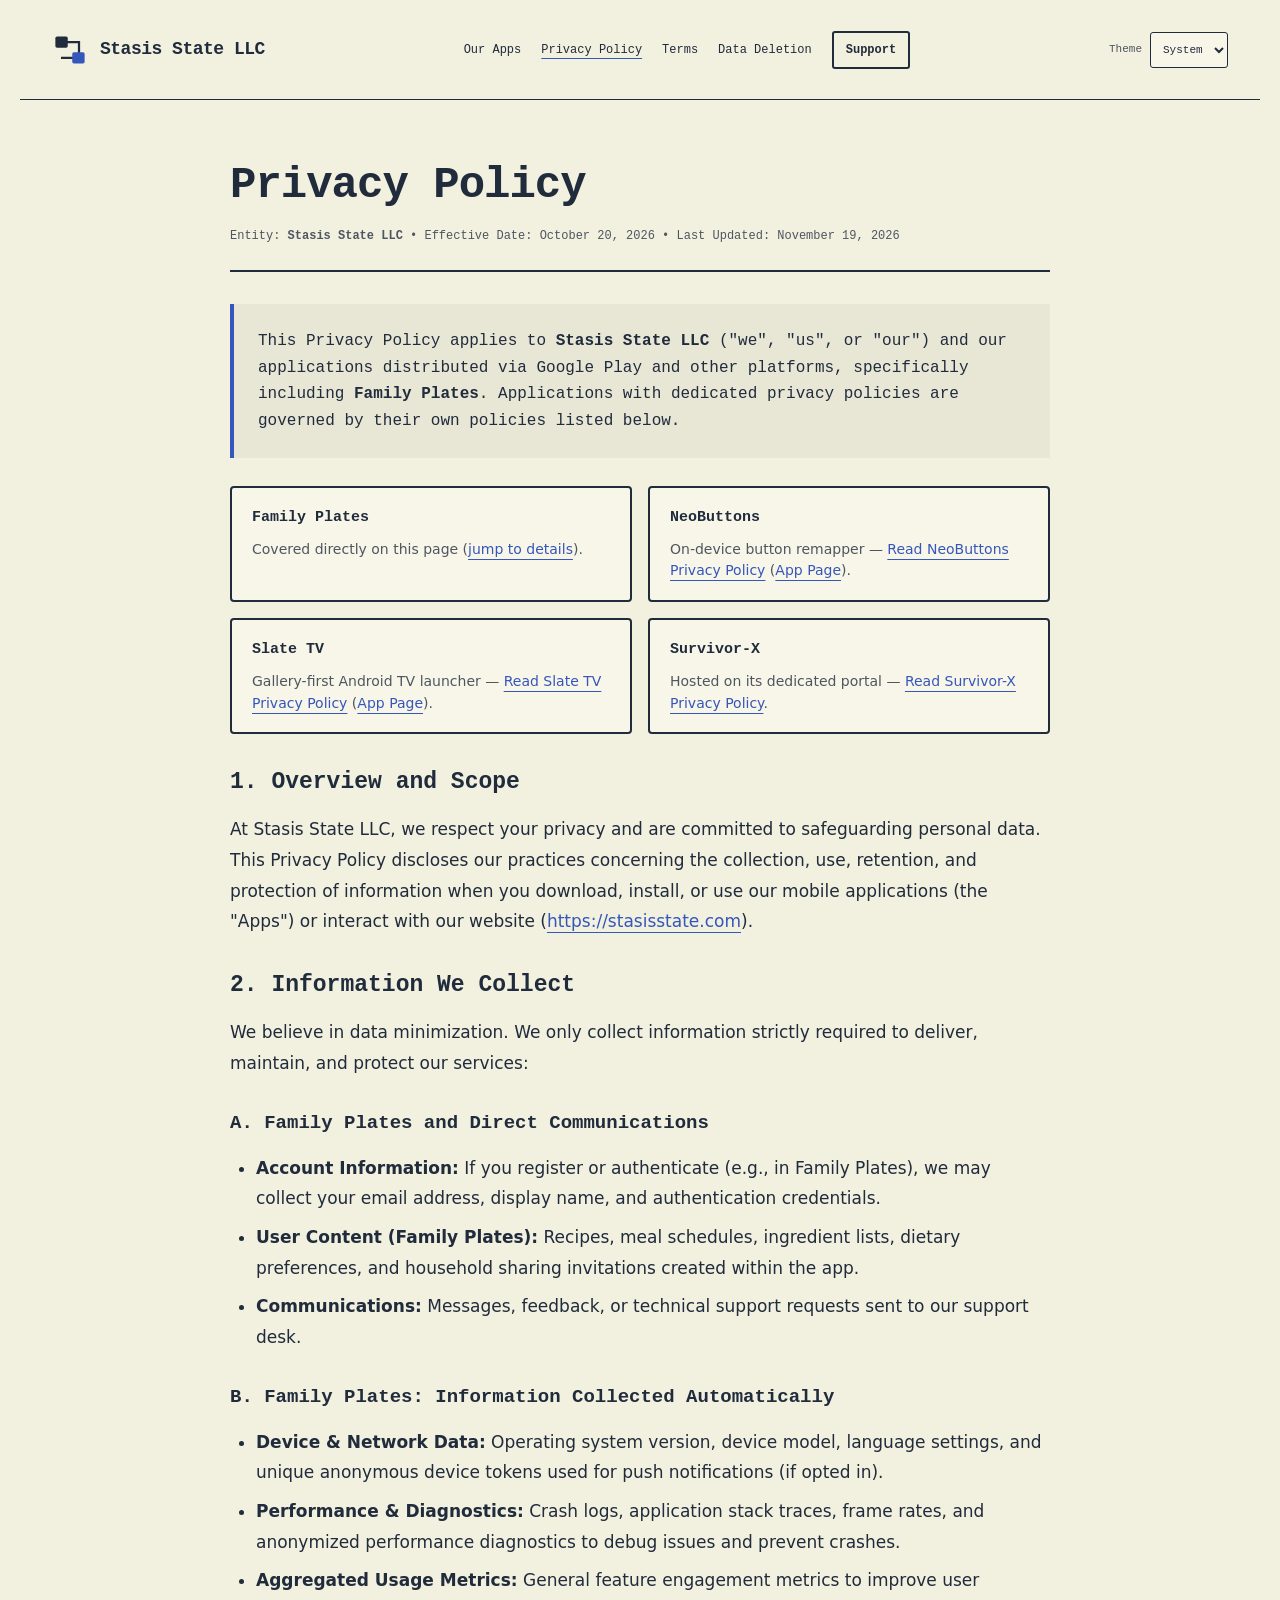
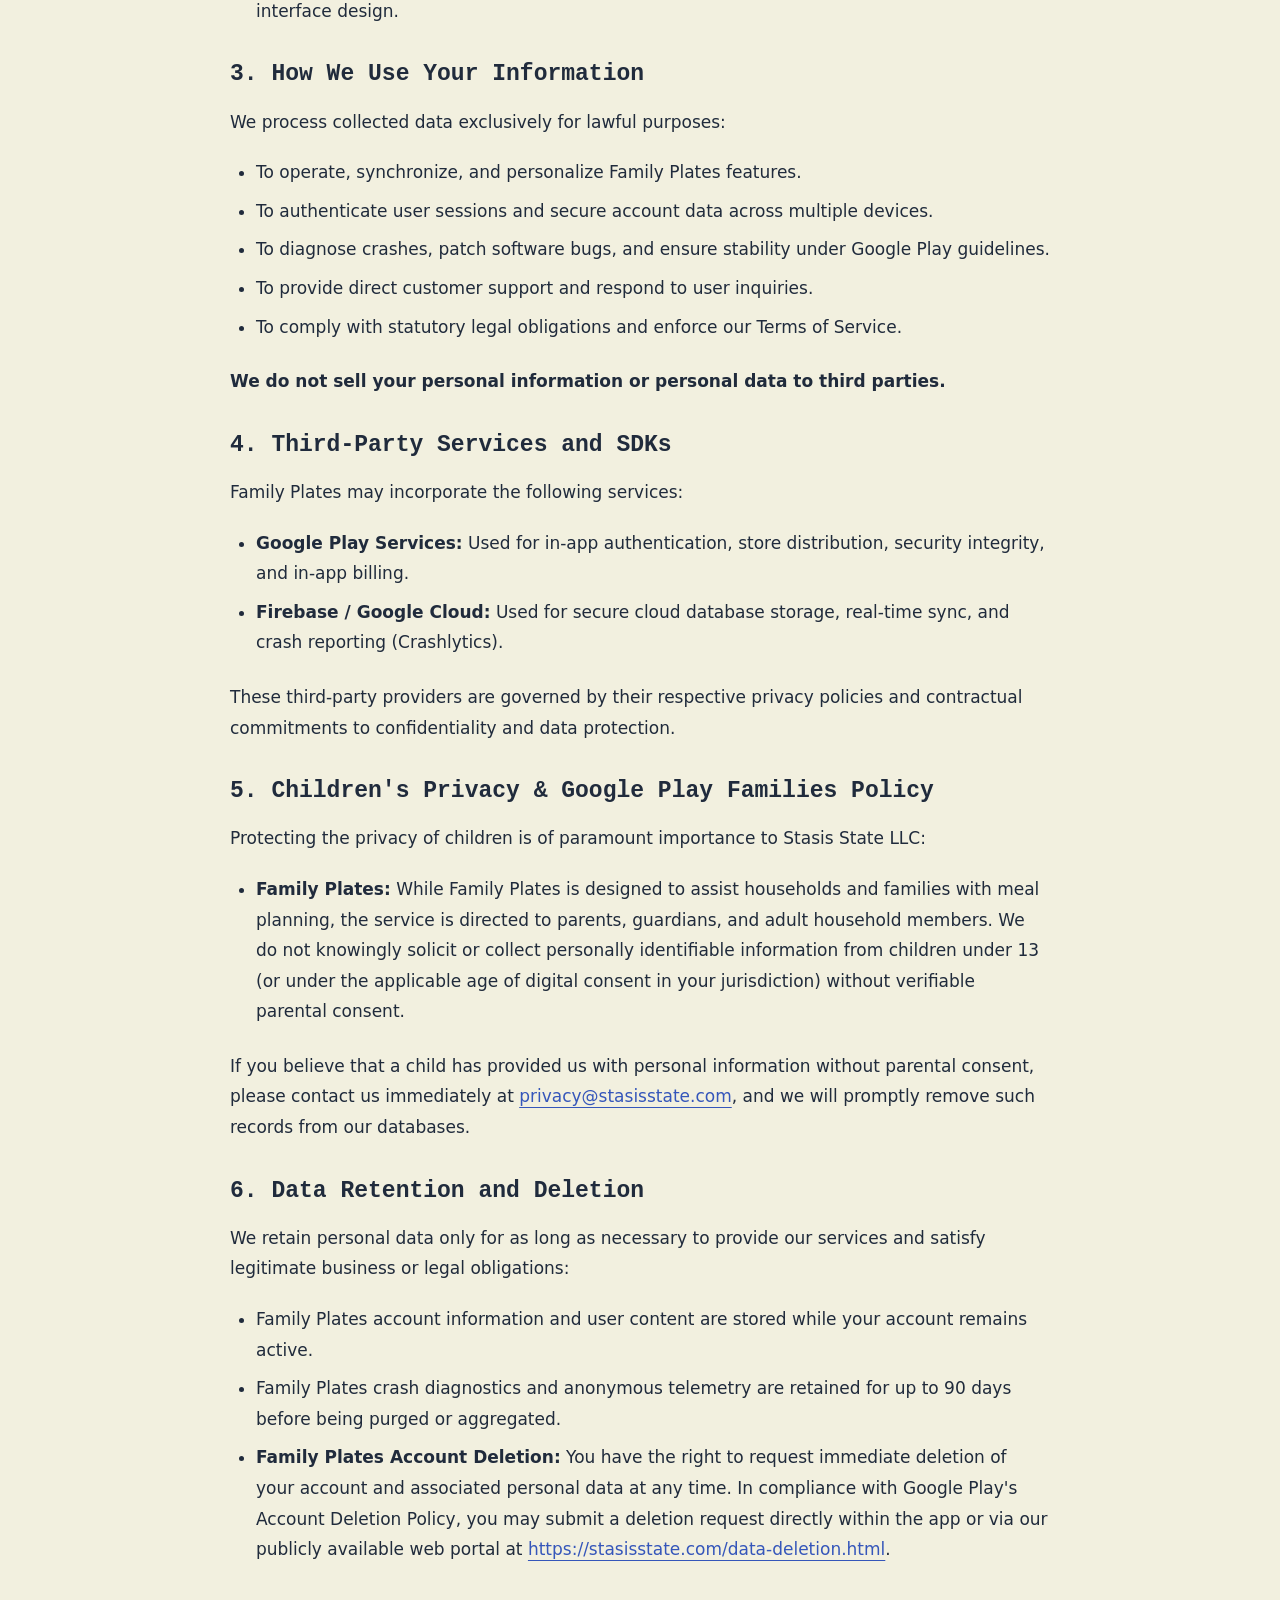
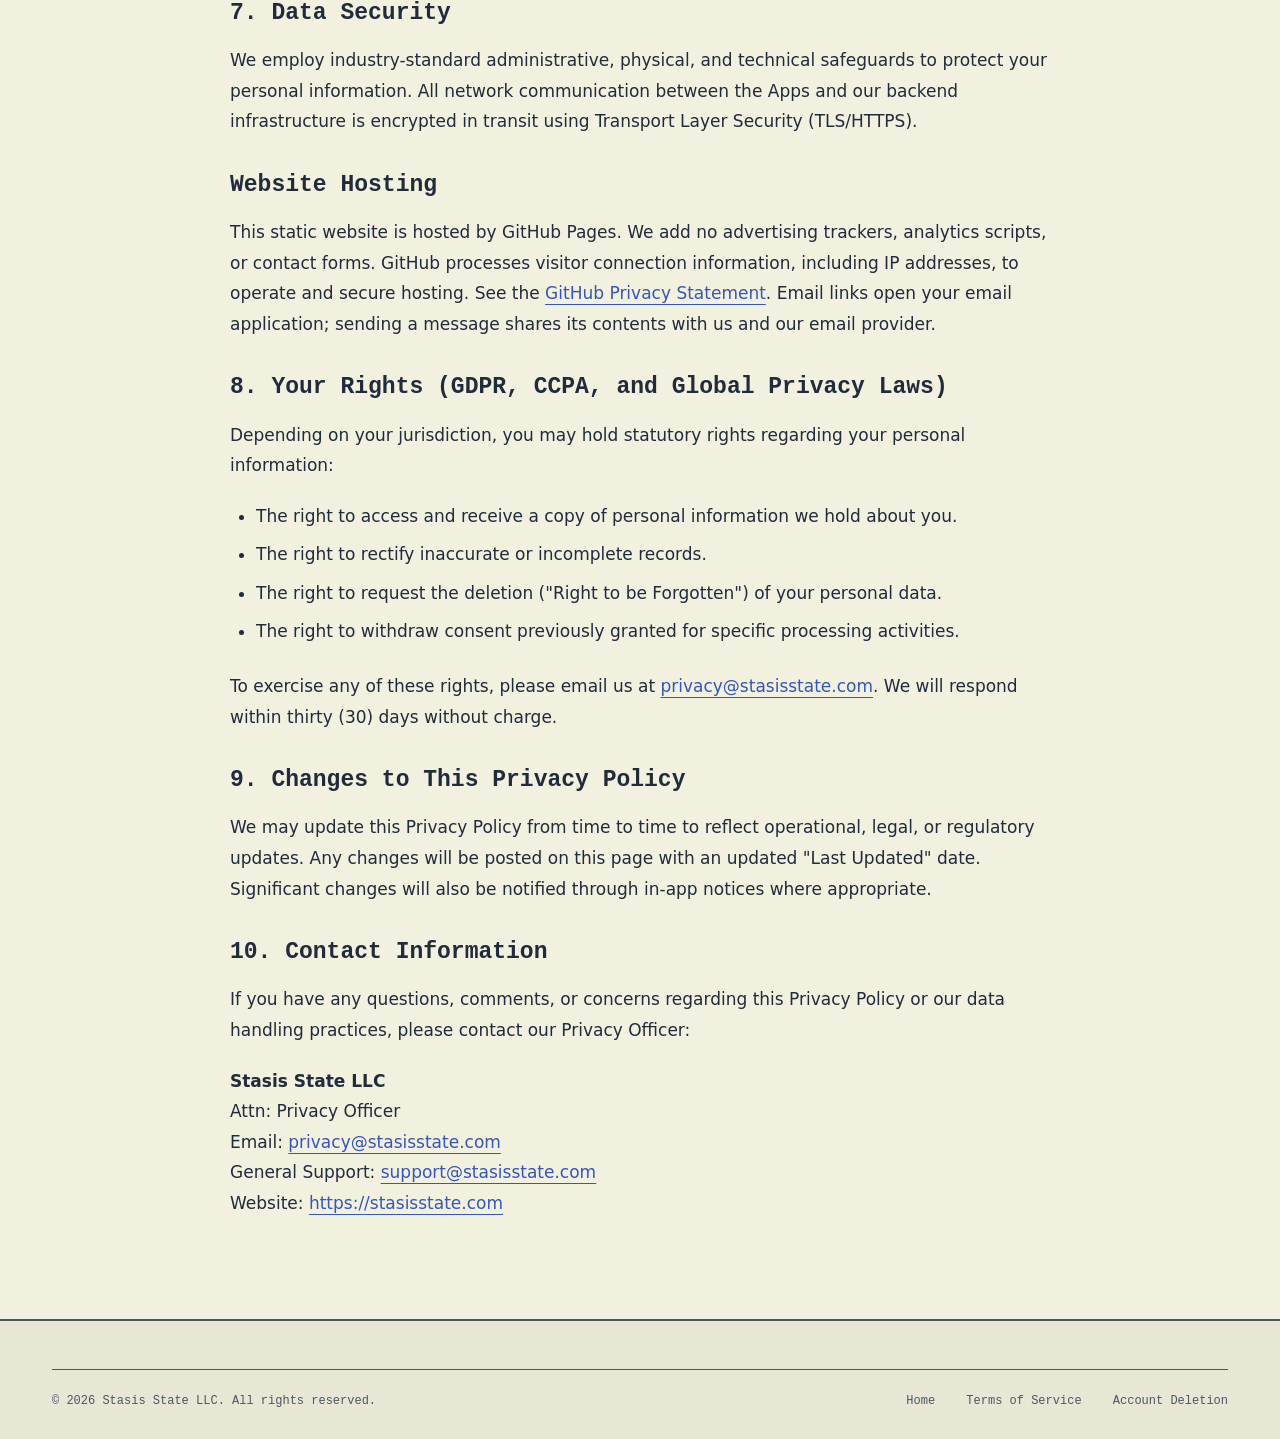
<file: privacy.html>
<!DOCTYPE html>
<html lang="en">
<head>
  <meta charset="UTF-8" />
  <meta name="viewport" content="width=device-width, initial-scale=1.0" />
  <title>Privacy Policy — Stasis State LLC</title>
  <meta name="description" content="Official Privacy Policy for Stasis State LLC and its applications, with links to dedicated privacy policies for NeoButtons, Slate TV, and Survivor-X." />
  <meta name="robots" content="index, follow" />
  <meta name="color-scheme" content="light dark" />
  <script src="theme.js"></script>
  <link rel="stylesheet" href="styles.css" />
  <link rel="icon" href="assets/state-machine.svg" type="image/svg+xml" />
</head>
<body>
  <a class="skip-link" href="#main-content">Skip to content</a>


  <!-- Header -->
  <header class="site-header">
    <div class="container nav-wrapper">
      <a href="index.html" class="brand-link" aria-label="Stasis State LLC Home">
        <div class="brand-logo-icon" aria-hidden="true">
          <svg width="20" height="20" viewBox="0 0 24 24" fill="none" stroke="currentColor" stroke-width="2.5" stroke-linecap="round" stroke-linejoin="round">
            <polygon points="12 2 2 7 12 12 22 7 12 2"></polygon>
            <polyline points="2 17 12 22 22 17"></polyline>
            <polyline points="2 12 12 17 22 12"></polyline>
          </svg>
        </div>
        <span>Stasis State LLC</span>
      </a>

      <nav aria-label="Main Navigation">
        <ul class="nav-links">
          <li><a href="index.html#apps">Our Apps</a></li>
          <li><a href="privacy.html" class="active">Privacy Policy</a></li>
          <li><a href="terms.html">Terms</a></li>
          <li><a href="data-deletion.html">Data Deletion</a></li>
          <li><a href="index.html#contact" class="btn btn-outline btn-sm">Support</a></li>
        </ul>
      </nav>
      <label class="theme-control" hidden>
        Theme
        <select id="theme-select" aria-label="Color theme">
          <option value="system">System</option>
          <option value="light">Light</option>
          <option value="dark">Dark</option>
        </select>
      </label>
    </div>
  </header>

  <main id="main-content" class="container">
    <article class="policy-container">
      <div class="policy-header">
        <h1>Privacy Policy</h1>
        <div class="policy-meta">
          <span>Entity: <strong>Stasis State LLC</strong></span> &bull;
          <span>Effective Date: October 20, 2026</span> &bull;
          <span>Last Updated: November 19, 2026</span>
        </div>
      </div>

      <div class="alert-box">
        <p>
          This Privacy Policy applies to <strong>Stasis State LLC</strong> ("we", "us", or "our") and our applications distributed via Google Play and other platforms, specifically including <strong>Family Plates</strong>. Applications with dedicated privacy policies are governed by their own policies listed below.
        </p>
      </div>

      <div class="policy-directory" aria-label="App-Specific Privacy Policies">
        <div class="policy-dir-card">
          <strong>Family Plates</strong>
          <span>Covered directly on this page (<a href="#family-plates">jump to details</a>).</span>
        </div>
        <div class="policy-dir-card">
          <strong>NeoButtons</strong>
          <span>On-device button remapper — <a href="neobuttons-privacy.html">Read NeoButtons Privacy Policy</a> (<a href="neobuttons.html">App Page</a>).</span>
        </div>
        <div class="policy-dir-card">
          <strong>Slate TV</strong>
          <span>Gallery-first Android TV launcher — <a href="slatetv-privacy.html">Read Slate TV Privacy Policy</a> (<a href="slatetv.html">App Page</a>).</span>
        </div>
        <div class="policy-dir-card">
          <strong>Survivor-X</strong>
          <span>Hosted on its dedicated portal — <a href="https://survivorx.stasisstate.com/privacy.html" target="_blank" rel="noopener noreferrer">Read Survivor-X Privacy Policy</a>.</span>
        </div>
      </div>

      <div class="policy-body">
        <h2>1. Overview and Scope</h2>
        <p>
          At Stasis State LLC, we respect your privacy and are committed to safeguarding personal data. This Privacy Policy discloses our practices concerning the collection, use, retention, and protection of information when you download, install, or use our mobile applications (the "Apps") or interact with our website (<a href="https://stasisstate.com" style="color: var(--accent-primary);">https://stasisstate.com</a>).
        </p>

        <h2>2. Information We Collect</h2>
        <p>We believe in data minimization. We only collect information strictly required to deliver, maintain, and protect our services:</p>

        <h3 id="family-plates">A. Family Plates and Direct Communications</h3>
        <ul>
          <li><strong>Account Information:</strong> If you register or authenticate (e.g., in Family Plates), we may collect your email address, display name, and authentication credentials.</li>
          <li><strong>User Content (Family Plates):</strong> Recipes, meal schedules, ingredient lists, dietary preferences, and household sharing invitations created within the app.</li>
          <li><strong>Communications:</strong> Messages, feedback, or technical support requests sent to our support desk.</li>
        </ul>

        <h3>B. Family Plates: Information Collected Automatically</h3>
        <ul>
          <li><strong>Device & Network Data:</strong> Operating system version, device model, language settings, and unique anonymous device tokens used for push notifications (if opted in).</li>
          <li><strong>Performance & Diagnostics:</strong> Crash logs, application stack traces, frame rates, and anonymized performance diagnostics to debug issues and prevent crashes.</li>
          <li><strong>Aggregated Usage Metrics:</strong> General feature engagement metrics to improve user interface design.</li>
        </ul>

        <h2>3. How We Use Your Information</h2>
        <p>We process collected data exclusively for lawful purposes:</p>
        <ul>
          <li>To operate, synchronize, and personalize Family Plates features.</li>
          <li>To authenticate user sessions and secure account data across multiple devices.</li>
          <li>To diagnose crashes, patch software bugs, and ensure stability under Google Play guidelines.</li>
          <li>To provide direct customer support and respond to user inquiries.</li>
          <li>To comply with statutory legal obligations and enforce our Terms of Service.</li>
        </ul>
        <p><strong>We do not sell your personal information or personal data to third parties.</strong></p>

        <h2>4. Third-Party Services and SDKs</h2>
        <p>
          Family Plates may incorporate the following services:
        </p>
        <ul>
          <li><strong>Google Play Services:</strong> Used for in-app authentication, store distribution, security integrity, and in-app billing.</li>
          <li><strong>Firebase / Google Cloud:</strong> Used for secure cloud database storage, real-time sync, and crash reporting (Crashlytics).</li>
        </ul>
        <p>
          These third-party providers are governed by their respective privacy policies and contractual commitments to confidentiality and data protection.
        </p>

        <h2>5. Children's Privacy & Google Play Families Policy</h2>
        <p>
          Protecting the privacy of children is of paramount importance to Stasis State LLC:
        </p>
        <ul>
          <li><strong>Family Plates:</strong> While Family Plates is designed to assist households and families with meal planning, the service is directed to parents, guardians, and adult household members. We do not knowingly solicit or collect personally identifiable information from children under 13 (or under the applicable age of digital consent in your jurisdiction) without verifiable parental consent.</li>
        </ul>
        <p>
          If you believe that a child has provided us with personal information without parental consent, please contact us immediately at <a href="mailto:privacy@stasisstate.com" style="color: var(--accent-primary);">privacy@stasisstate.com</a>, and we will promptly remove such records from our databases.
        </p>

        <h2>6. Data Retention and Deletion</h2>
        <p>
          We retain personal data only for as long as necessary to provide our services and satisfy legitimate business or legal obligations:
        </p>
        <ul>
          <li>Family Plates account information and user content are stored while your account remains active.</li>
          <li>Family Plates crash diagnostics and anonymous telemetry are retained for up to 90 days before being purged or aggregated.</li>
          <li><strong>Family Plates Account Deletion:</strong> You have the right to request immediate deletion of your account and associated personal data at any time. In compliance with Google Play's Account Deletion Policy, you may submit a deletion request directly within the app or via our publicly available web portal at <a href="data-deletion.html" style="color: var(--accent-primary);">https://stasisstate.com/data-deletion.html</a>.</li>
        </ul>

        <h2>7. Data Security</h2>
        <p>
          We employ industry-standard administrative, physical, and technical safeguards to protect your personal information. All network communication between the Apps and our backend infrastructure is encrypted in transit using Transport Layer Security (TLS/HTTPS).
        </p>

        <h2>Website Hosting</h2>
        <p>This static website is hosted by GitHub Pages. We add no advertising trackers, analytics scripts, or contact forms. GitHub processes visitor connection information, including IP addresses, to operate and secure hosting. See the <a href="https://docs.github.com/en/site-policy/privacy-policies/github-general-privacy-statement">GitHub Privacy Statement</a>. Email links open your email application; sending a message shares its contents with us and our email provider.</p>

        <h2>8. Your Rights (GDPR, CCPA, and Global Privacy Laws)</h2>
        <p>Depending on your jurisdiction, you may hold statutory rights regarding your personal information:</p>
        <ul>
          <li>The right to access and receive a copy of personal information we hold about you.</li>
          <li>The right to rectify inaccurate or incomplete records.</li>
          <li>The right to request the deletion ("Right to be Forgotten") of your personal data.</li>
          <li>The right to withdraw consent previously granted for specific processing activities.</li>
        </ul>
        <p>
          To exercise any of these rights, please email us at <a href="mailto:privacy@stasisstate.com" style="color: var(--accent-primary);">privacy@stasisstate.com</a>. We will respond within thirty (30) days without charge.
        </p>

        <h2>9. Changes to This Privacy Policy</h2>
        <p>
          We may update this Privacy Policy from time to time to reflect operational, legal, or regulatory updates. Any changes will be posted on this page with an updated "Last Updated" date. Significant changes will also be notified through in-app notices where appropriate.
        </p>

        <h2>10. Contact Information</h2>
        <p>If you have any questions, comments, or concerns regarding this Privacy Policy or our data handling practices, please contact our Privacy Officer:</p>
        <p>
          <strong>Stasis State LLC</strong><br />
          Attn: Privacy Officer<br />
          Email: <a href="mailto:privacy@stasisstate.com" style="color: var(--accent-primary);">privacy@stasisstate.com</a><br />
          General Support: <a href="mailto:support@stasisstate.com" style="color: var(--accent-primary);">support@stasisstate.com</a><br />
          Website: <a href="https://stasisstate.com" style="color: var(--accent-primary);">https://stasisstate.com</a>
        </p>
      </div>
    </article>
  </main>

  <footer class="site-footer">
    <div class="container">
      <div class="footer-bottom">
        <div>&copy; 2026 Stasis State LLC. All rights reserved.</div>
        <div>
          <a href="index.html" style="color: var(--text-muted); text-decoration: none; margin-right: 1.5rem;">Home</a>
          <a href="terms.html" style="color: var(--text-muted); text-decoration: none; margin-right: 1.5rem;">Terms of Service</a>
          <a href="data-deletion.html" style="color: var(--text-muted); text-decoration: none;">Account Deletion</a>
        </div>
      </div>
    </div>
  </footer>
</body>
</html>
</file>
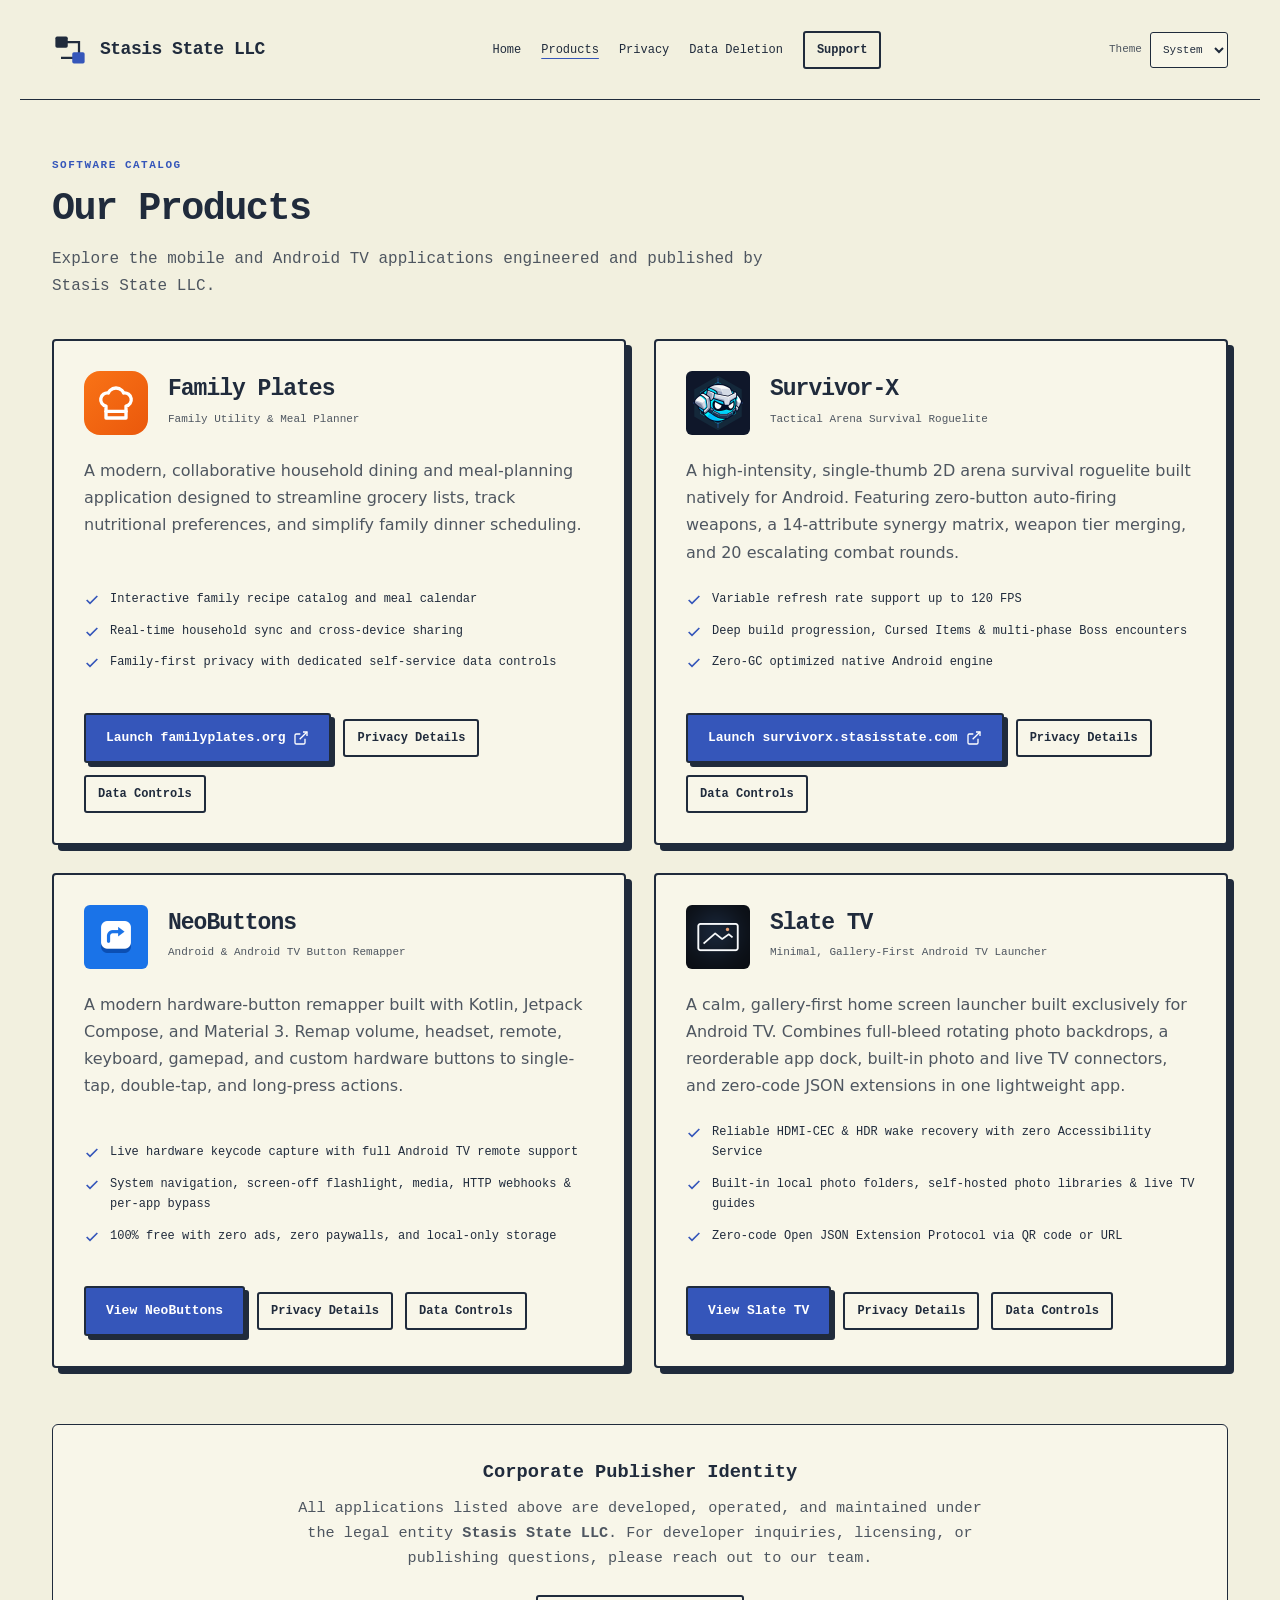
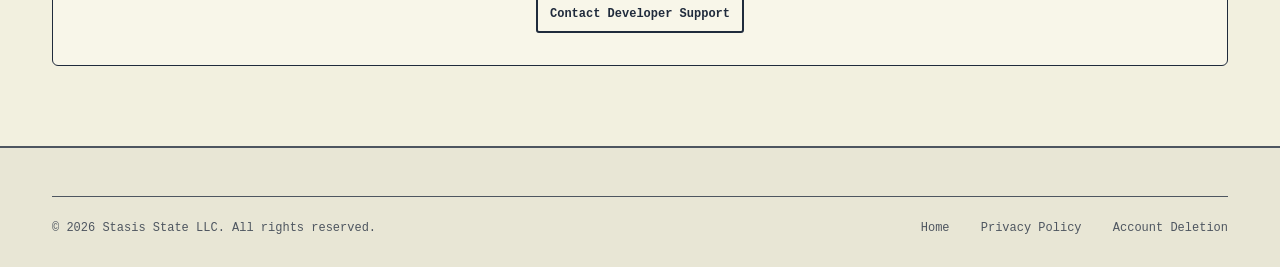
<file: products.html>
<!DOCTYPE html>
<html lang="en">
<head>
  <meta charset="UTF-8" />
  <meta name="viewport" content="width=device-width, initial-scale=1.0" />
  <title>Products & Applications — Stasis State LLC</title>
  <meta name="description" content="Explore applications published by Stasis State LLC: Family Plates, Survivor-X, NeoButtons, and Slate TV." />
  <meta name="robots" content="index, follow" />
  <meta name="color-scheme" content="light dark" />
  <script src="theme.js"></script>
  <link rel="stylesheet" href="styles.css" />
  <link rel="icon" href="assets/state-machine.svg" type="image/svg+xml" />
</head>
<body>
  <a class="skip-link" href="#main-content">Skip to content</a>


  <!-- Header -->
  <header class="site-header">
    <div class="container nav-wrapper">
      <a href="index.html" class="brand-link" aria-label="Stasis State LLC Home">
        <div class="brand-logo-icon" aria-hidden="true">
          <svg width="20" height="20" viewBox="0 0 24 24" fill="none" stroke="currentColor" stroke-width="2.5" stroke-linecap="round" stroke-linejoin="round">
            <polygon points="12 2 2 7 12 12 22 7 12 2"></polygon>
            <polyline points="2 17 12 22 22 17"></polyline>
            <polyline points="2 12 12 17 22 12"></polyline>
          </svg>
        </div>
        <span>Stasis State LLC</span>
      </a>

      <nav aria-label="Main Navigation">
        <ul class="nav-links">
          <li><a href="index.html">Home</a></li>
          <li><a href="products.html" class="active">Products</a></li>
          <li><a href="privacy.html">Privacy</a></li>
          <li><a href="data-deletion.html">Data Deletion</a></li>
          <li><a href="index.html#contact" class="btn btn-outline btn-sm">Support</a></li>
        </ul>
      </nav>
      <label class="theme-control" hidden>
        Theme
        <select id="theme-select" aria-label="Color theme">
          <option value="system">System</option>
          <option value="light">Light</option>
          <option value="dark">Dark</option>
        </select>
      </label>
    </div>
  </header>

  <main id="main-content" class="container" style="padding-top: 3.5rem; padding-bottom: 5rem;">
    <div class="section-header">
      <div class="sub-title">Software Catalog</div>
      <h1>Our Products</h1>
      <p>
        Explore the mobile and Android TV applications engineered and published by Stasis State LLC.
      </p>
    </div>

    <div class="apps-grid" style="margin-top: 2.5rem;">
      <!-- Product Card: Family Plates -->
      <article class="app-card" style="display: flex; flex-direction: column;">
        <div class="app-card-header">
          <a href="https://familyplates.org" target="_blank" rel="noopener noreferrer" style="text-decoration: none; display: flex; align-items: center; gap: 1.25rem;">
            <img src="assets/family-plates-icon.svg" alt="Family Plates Icon" style="width: 64px; height: 64px; border-radius: var(--radius-md); " />
            <div class="app-meta">
              <h3 style="color: var(--text-main);">Family Plates</h3>
              <span class="app-category">Family Utility & Meal Planner</span>
            </div>
          </a>
        </div>
        <p class="app-description">
          A modern, collaborative household dining and meal-planning application designed to streamline grocery lists, track nutritional preferences, and simplify family dinner scheduling.
        </p>
        <ul class="app-highlights">
          <li>
            <svg width="16" height="16" viewBox="0 0 24 24" fill="none" stroke="currentColor" stroke-width="2.5"><polyline points="20 6 9 17 4 12"></polyline></svg>
            Interactive family recipe catalog and meal calendar
          </li>
          <li>
            <svg width="16" height="16" viewBox="0 0 24 24" fill="none" stroke="currentColor" stroke-width="2.5"><polyline points="20 6 9 17 4 12"></polyline></svg>
            Real-time household sync and cross-device sharing
          </li>
          <li>
            <svg width="16" height="16" viewBox="0 0 24 24" fill="none" stroke="currentColor" stroke-width="2.5"><polyline points="20 6 9 17 4 12"></polyline></svg>
            Family-first privacy with dedicated self-service data controls
          </li>
        </ul>
        <div class="app-actions" style="margin-top: auto;">
          <a href="https://familyplates.org" class="btn btn-primary" target="_blank" rel="noopener noreferrer">
            Launch familyplates.org
            <svg width="16" height="16" viewBox="0 0 24 24" fill="none" stroke="currentColor" stroke-width="2"><path d="M18 13v6a2 2 0 0 1-2 2H5a2 2 0 0 1-2-2V8a2 2 0 0 1 2-2h6"></path><polyline points="15 3 21 3 21 9"></polyline><line x1="10" y1="14" x2="21" y2="3"></line></svg>
          </a>
          <a href="privacy.html#family-plates" class="btn btn-outline btn-sm">Privacy Details</a>
          <a href="data-deletion.html#family-plates" class="btn btn-outline btn-sm">Data Controls</a>
        </div>
      </article>

      <!-- Product Card: Survivor-X -->
      <article class="app-card" style="display: flex; flex-direction: column;">
        <div class="app-card-header">
          <a href="https://survivorx.stasisstate.com" target="_blank" rel="noopener noreferrer" style="text-decoration: none; display: flex; align-items: center; gap: 1.25rem;">
            <img src="assets/survivor-x-icon.png" alt="Survivor-X Icon" style="width: 64px; height: 64px; border-radius: var(--radius-md); " />
            <div class="app-meta">
              <h3 style="color: var(--text-main);">Survivor-X</h3>
              <span class="app-category">Tactical Arena Survival Roguelite</span>
            </div>
          </a>
        </div>
        <p class="app-description">
          A high-intensity, single-thumb 2D arena survival roguelite built natively for Android. Featuring zero-button auto-firing weapons, a 14-attribute synergy matrix, weapon tier merging, and 20 escalating combat rounds.
        </p>
        <ul class="app-highlights">
          <li>
            <svg width="16" height="16" viewBox="0 0 24 24" fill="none" stroke="currentColor" stroke-width="2.5"><polyline points="20 6 9 17 4 12"></polyline></svg>
            Variable refresh rate support up to 120 FPS
          </li>
          <li>
            <svg width="16" height="16" viewBox="0 0 24 24" fill="none" stroke="currentColor" stroke-width="2.5"><polyline points="20 6 9 17 4 12"></polyline></svg>
            Deep build progression, Cursed Items & multi-phase Boss encounters
          </li>
          <li>
            <svg width="16" height="16" viewBox="0 0 24 24" fill="none" stroke="currentColor" stroke-width="2.5"><polyline points="20 6 9 17 4 12"></polyline></svg>
            Zero-GC optimized native Android engine
          </li>
        </ul>
        <div class="app-actions" style="margin-top: auto;">
          <a href="https://survivorx.stasisstate.com" class="btn btn-primary" target="_blank" rel="noopener noreferrer">
            Launch survivorx.stasisstate.com
            <svg width="16" height="16" viewBox="0 0 24 24" fill="none" stroke="currentColor" stroke-width="2"><path d="M18 13v6a2 2 0 0 1-2 2H5a2 2 0 0 1-2-2V8a2 2 0 0 1 2-2h6"></path><polyline points="15 3 21 3 21 9"></polyline><line x1="10" y1="14" x2="21" y2="3"></line></svg>
          </a>
          <a href="https://survivorx.stasisstate.com/privacy.html" class="btn btn-outline btn-sm">Privacy Details</a>
          <a href="https://survivorx.stasisstate.com/data-deletion.html" class="btn btn-outline btn-sm">Data Controls</a>
        </div>
      </article>

      <!-- Product Card: NeoButtons -->
      <article class="app-card" style="display: flex; flex-direction: column;">
        <div class="app-card-header">
          <a href="neobuttons.html" style="text-decoration: none; display: flex; align-items: center; gap: 1.25rem;">
            <img src="assets/neobuttons-icon.png" alt="NeoButtons Icon" style="width: 64px; height: 64px; border-radius: var(--radius-md);" />
            <div class="app-meta">
              <h3 style="color: var(--text-main);">NeoButtons</h3>
              <span class="app-category">Android &amp; Android TV Button Remapper</span>
            </div>
          </a>
        </div>
        <p class="app-description">
          A modern hardware-button remapper built with Kotlin, Jetpack Compose, and Material 3. Remap volume, headset, remote, keyboard, gamepad, and custom hardware buttons to single-tap, double-tap, and long-press actions.
        </p>
        <ul class="app-highlights">
          <li>
            <svg width="16" height="16" viewBox="0 0 24 24" fill="none" stroke="currentColor" stroke-width="2.5"><polyline points="20 6 9 17 4 12"></polyline></svg>
            Live hardware keycode capture with full Android TV remote support
          </li>
          <li>
            <svg width="16" height="16" viewBox="0 0 24 24" fill="none" stroke="currentColor" stroke-width="2.5"><polyline points="20 6 9 17 4 12"></polyline></svg>
            System navigation, screen-off flashlight, media, HTTP webhooks &amp; per-app bypass
          </li>
          <li>
            <svg width="16" height="16" viewBox="0 0 24 24" fill="none" stroke="currentColor" stroke-width="2.5"><polyline points="20 6 9 17 4 12"></polyline></svg>
            100% free with zero ads, zero paywalls, and local-only storage
          </li>
        </ul>
        <div class="app-actions" style="margin-top: auto;">
          <a href="neobuttons.html" class="btn btn-primary">
            View NeoButtons
          </a>
          <a href="neobuttons-privacy.html" class="btn btn-outline btn-sm">Privacy Details</a>
          <a href="data-deletion.html#neobuttons" class="btn btn-outline btn-sm">Data Controls</a>
        </div>
      </article>

      <!-- Product Card: Slate TV -->
      <article class="app-card" style="display: flex; flex-direction: column;">
        <div class="app-card-header">
          <a href="slatetv.html" style="text-decoration: none; display: flex; align-items: center; gap: 1.25rem;">
            <img src="assets/slatetv-icon.png" alt="Slate TV Icon" style="width: 64px; height: 64px; border-radius: var(--radius-md);" />
            <div class="app-meta">
              <h3 style="color: var(--text-main);">Slate TV</h3>
              <span class="app-category">Minimal, Gallery-First Android TV Launcher</span>
            </div>
          </a>
        </div>
        <p class="app-description">
          A calm, gallery-first home screen launcher built exclusively for Android TV. Combines full-bleed rotating photo backdrops, a reorderable app dock, built-in photo and live TV connectors, and zero-code JSON extensions in one lightweight app.
        </p>
        <ul class="app-highlights">
          <li>
            <svg width="16" height="16" viewBox="0 0 24 24" fill="none" stroke="currentColor" stroke-width="2.5"><polyline points="20 6 9 17 4 12"></polyline></svg>
            Reliable HDMI-CEC &amp; HDR wake recovery with zero Accessibility Service
          </li>
          <li>
            <svg width="16" height="16" viewBox="0 0 24 24" fill="none" stroke="currentColor" stroke-width="2.5"><polyline points="20 6 9 17 4 12"></polyline></svg>
            Built-in local photo folders, self-hosted photo libraries &amp; live TV guides
          </li>
          <li>
            <svg width="16" height="16" viewBox="0 0 24 24" fill="none" stroke="currentColor" stroke-width="2.5"><polyline points="20 6 9 17 4 12"></polyline></svg>
            Zero-code Open JSON Extension Protocol via QR code or URL
          </li>
        </ul>
        <div class="app-actions" style="margin-top: auto;">
          <a href="slatetv.html" class="btn btn-primary">
            View Slate TV
          </a>
          <a href="slatetv-privacy.html" class="btn btn-outline btn-sm">Privacy Details</a>
          <a href="data-deletion.html#slatetv" class="btn btn-outline btn-sm">Data Controls</a>
        </div>
      </article>
    </div>

    <!-- Corporate Guarantee / Note -->
    <div style="margin-top: 3.5rem; background: var(--bg-card); border: 1px solid var(--border-color); border-radius: var(--radius-md); padding: 2rem; text-align: center;">
      <h3 style="margin-bottom: 0.5rem;">Corporate Publisher Identity</h3>
      <p style="color: var(--text-muted); max-width: 700px; margin: 0 auto 1.5rem; font-size: 0.95rem;">
        All applications listed above are developed, operated, and maintained under the legal entity <strong>Stasis State LLC</strong>. For developer inquiries, licensing, or publishing questions, please reach out to our team.
      </p>
      <a href="index.html#contact" class="btn btn-outline btn-sm">Contact Developer Support</a>
    </div>
  </main>

  <footer class="site-footer">
    <div class="container">
      <div class="footer-bottom">
        <div>&copy; 2026 Stasis State LLC. All rights reserved.</div>
        <div>
          <a href="index.html" style="color: var(--text-muted); text-decoration: none; margin-right: 1.5rem;">Home</a>
          <a href="privacy.html" style="color: var(--text-muted); text-decoration: none; margin-right: 1.5rem;">Privacy Policy</a>
          <a href="data-deletion.html" style="color: var(--text-muted); text-decoration: none;">Account Deletion</a>
        </div>
      </div>
    </div>
  </footer>
</body>
</html>
</file>
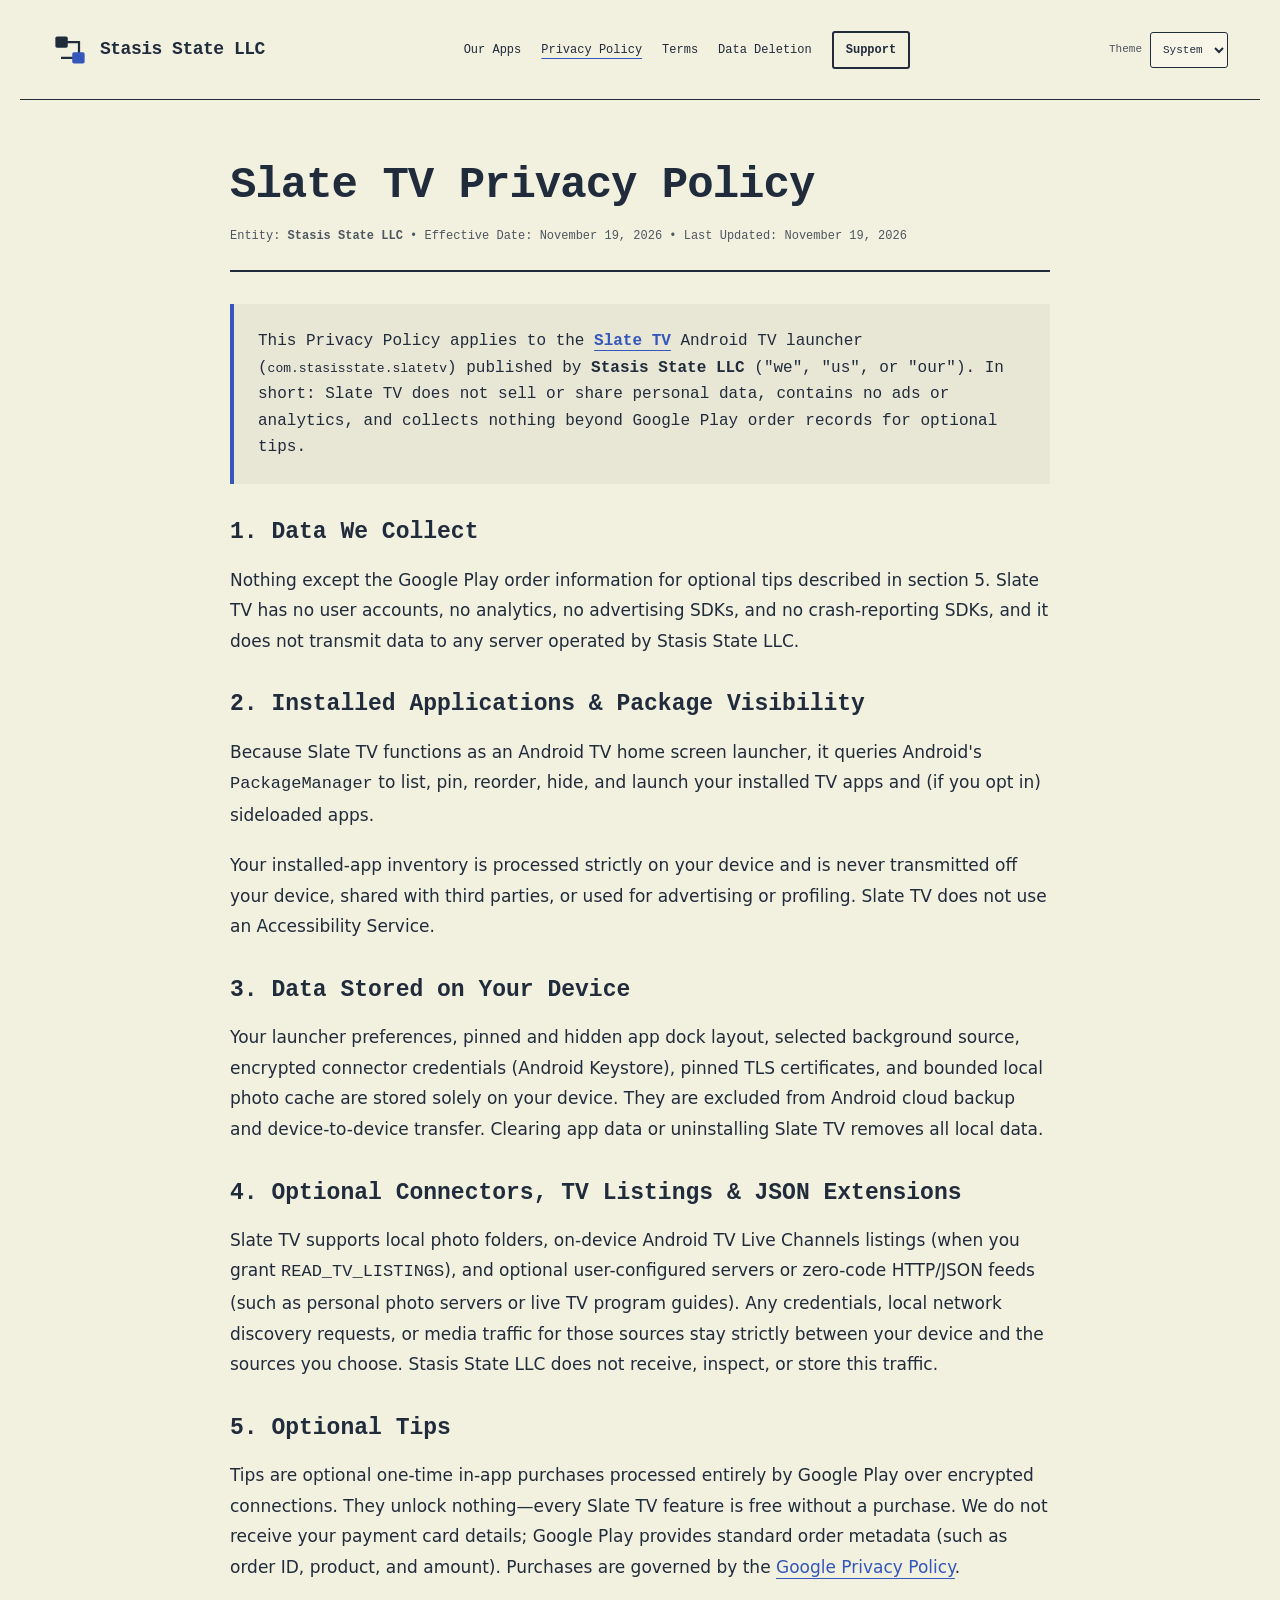
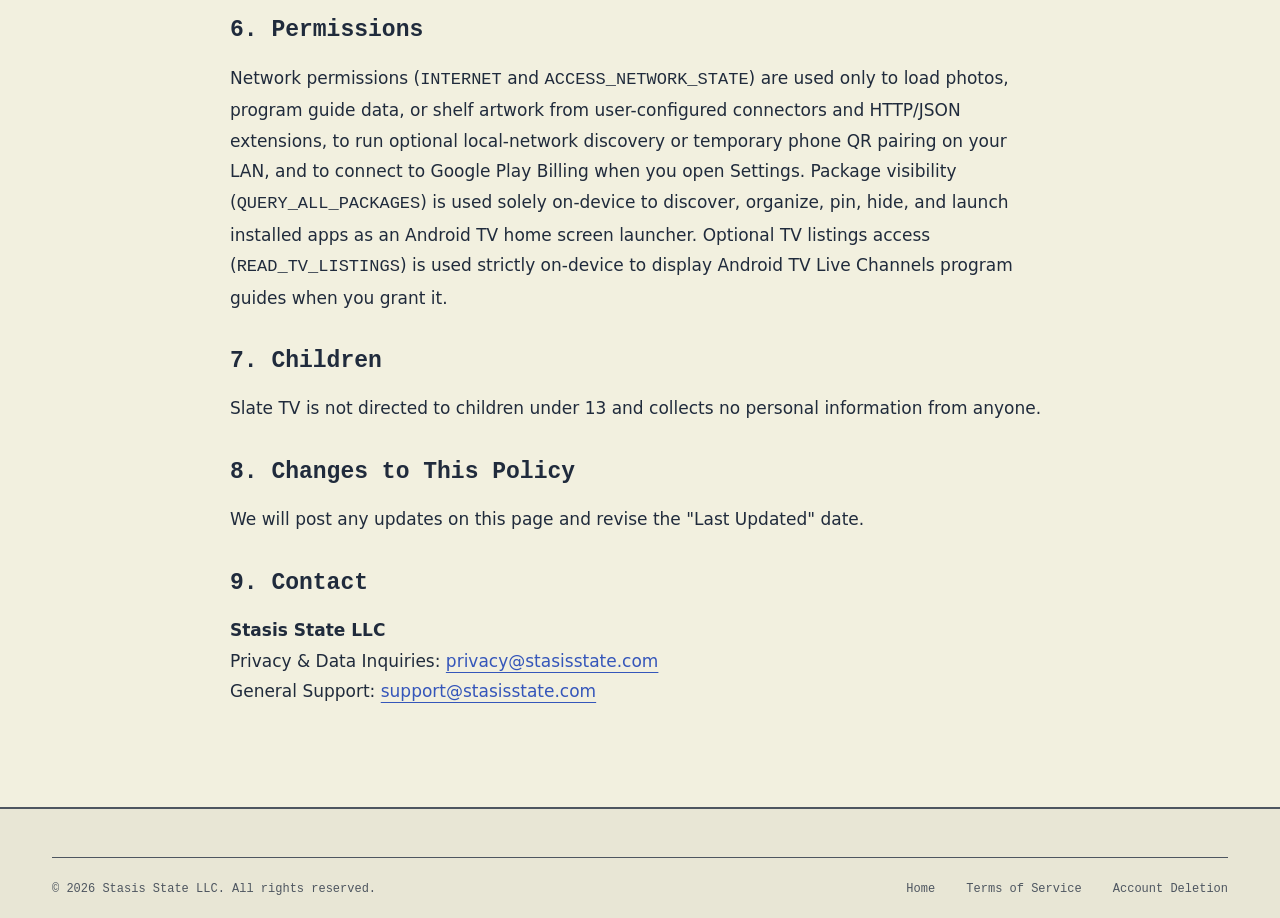
<file: slatetv-privacy.html>
<!DOCTYPE html>
<html lang="en">
<head>
  <meta charset="UTF-8" />
  <meta name="viewport" content="width=device-width, initial-scale=1.0" />
  <title>Slate TV Privacy Policy — Stasis State LLC</title>
  <meta name="description" content="Privacy Policy for the Slate TV Android TV launcher by Stasis State LLC." />
  <meta name="robots" content="index, follow" />
  <meta name="color-scheme" content="light dark" />
  <script src="theme.js"></script>
  <link rel="stylesheet" href="styles.css" />
  <link rel="icon" href="assets/state-machine.svg" type="image/svg+xml" />
</head>
<body>
  <a class="skip-link" href="#main-content">Skip to content</a>


  <!-- Header -->
  <header class="site-header">
    <div class="container nav-wrapper">
      <a href="index.html" class="brand-link" aria-label="Stasis State LLC Home">
        <div class="brand-logo-icon" aria-hidden="true">
          <svg width="20" height="20" viewBox="0 0 24 24" fill="none" stroke="currentColor" stroke-width="2.5" stroke-linecap="round" stroke-linejoin="round">
            <polygon points="12 2 2 7 12 12 22 7 12 2"></polygon>
            <polyline points="2 17 12 22 22 17"></polyline>
            <polyline points="2 12 12 17 22 12"></polyline>
          </svg>
        </div>
        <span>Stasis State LLC</span>
      </a>

      <nav aria-label="Main Navigation">
        <ul class="nav-links">
          <li><a href="index.html#apps">Our Apps</a></li>
          <li><a href="privacy.html" class="active">Privacy Policy</a></li>
          <li><a href="terms.html">Terms</a></li>
          <li><a href="data-deletion.html">Data Deletion</a></li>
          <li><a href="index.html#contact" class="btn btn-outline btn-sm">Support</a></li>
        </ul>
      </nav>
      <label class="theme-control" hidden>
        Theme
        <select id="theme-select" aria-label="Color theme">
          <option value="system">System</option>
          <option value="light">Light</option>
          <option value="dark">Dark</option>
        </select>
      </label>
    </div>
  </header>

  <main id="main-content" class="container">
    <article class="policy-container">
      <div class="policy-header">
        <h1>Slate TV Privacy Policy</h1>
        <div class="policy-meta">
          <span>Entity: <strong>Stasis State LLC</strong></span> &bull;
          <span>Effective Date: November 19, 2026</span> &bull;
          <span>Last Updated: November 19, 2026</span>
        </div>
      </div>

      <div class="alert-box">
        <p>
          This Privacy Policy applies to the <a href="slatetv.html" style="color: var(--accent-primary);"><strong>Slate TV</strong></a> Android TV launcher (<code>com.stasisstate.slatetv</code>) published by <strong>Stasis State LLC</strong> ("we", "us", or "our"). In short: Slate TV does not sell or share personal data, contains no ads or analytics, and collects nothing beyond Google Play order records for optional tips.
        </p>
      </div>

      <div class="policy-body">
        <h2>1. Data We Collect</h2>
        <p>
          Nothing except the Google Play order information for optional tips described in section 5. Slate TV has no user accounts, no analytics, no advertising SDKs, and no crash-reporting SDKs, and it does not transmit data to any server operated by Stasis State LLC.
        </p>

        <h2>2. Installed Applications &amp; Package Visibility</h2>
        <p>
          Because Slate TV functions as an Android TV home screen launcher, it queries Android's <code>PackageManager</code> to list, pin, reorder, hide, and launch your installed TV apps and (if you opt in) sideloaded apps.
        </p>
        <p>
          Your installed-app inventory is processed strictly on your device and is never transmitted off your device, shared with third parties, or used for advertising or profiling. Slate TV does not use an Accessibility Service.
        </p>

        <h2>3. Data Stored on Your Device</h2>
        <p>
          Your launcher preferences, pinned and hidden app dock layout, selected background source, encrypted connector credentials (Android Keystore), pinned TLS certificates, and bounded local photo cache are stored solely on your device. They are excluded from Android cloud backup and device-to-device transfer. Clearing app data or uninstalling Slate TV removes all local data.
        </p>

        <h2>4. Optional Connectors, TV Listings &amp; JSON Extensions</h2>
        <p>
          Slate TV supports local photo folders, on-device Android TV Live Channels listings (when you grant <code>READ_TV_LISTINGS</code>), and optional user-configured servers or zero-code HTTP/JSON feeds (such as personal photo servers or live TV program guides). Any credentials, local network discovery requests, or media traffic for those sources stay strictly between your device and the sources you choose. Stasis State LLC does not receive, inspect, or store this traffic.
        </p>

        <h2>5. Optional Tips</h2>
        <p>
          Tips are optional one-time in-app purchases processed entirely by Google Play over encrypted connections. They unlock nothing—every Slate TV feature is free without a purchase. We do not receive your payment card details; Google Play provides standard order metadata (such as order ID, product, and amount). Purchases are governed by the <a href="https://policies.google.com/privacy" style="color: var(--accent-primary);">Google Privacy Policy</a>.
        </p>

        <h2>6. Permissions</h2>
        <p>
          Network permissions (<code>INTERNET</code> and <code>ACCESS_NETWORK_STATE</code>) are used only to load photos, program guide data, or shelf artwork from user-configured connectors and HTTP/JSON extensions, to run optional local-network discovery or temporary phone QR pairing on your LAN, and to connect to Google Play Billing when you open Settings. Package visibility (<code>QUERY_ALL_PACKAGES</code>) is used solely on-device to discover, organize, pin, hide, and launch installed apps as an Android TV home screen launcher. Optional TV listings access (<code>READ_TV_LISTINGS</code>) is used strictly on-device to display Android TV Live Channels program guides when you grant it.
        </p>

        <h2>7. Children</h2>
        <p>Slate TV is not directed to children under 13 and collects no personal information from anyone.</p>

        <h2>8. Changes to This Policy</h2>
        <p>We will post any updates on this page and revise the "Last Updated" date.</p>

        <h2>9. Contact</h2>
        <p>
          <strong>Stasis State LLC</strong><br />
          Privacy &amp; Data Inquiries: <a href="mailto:privacy@stasisstate.com" style="color: var(--accent-primary);">privacy@stasisstate.com</a><br />
          General Support: <a href="mailto:support@stasisstate.com" style="color: var(--accent-primary);">support@stasisstate.com</a>
        </p>
      </div>
    </article>
  </main>

  <footer class="site-footer">
    <div class="container">
      <div class="footer-bottom">
        <div>&copy; 2026 Stasis State LLC. All rights reserved.</div>
        <div>
          <a href="index.html" style="color: var(--text-muted); text-decoration: none; margin-right: 1.5rem;">Home</a>
          <a href="terms.html" style="color: var(--text-muted); text-decoration: none; margin-right: 1.5rem;">Terms of Service</a>
          <a href="data-deletion.html" style="color: var(--text-muted); text-decoration: none;">Account Deletion</a>
        </div>
      </div>
    </div>
  </footer>
</body>
</html>
</file>
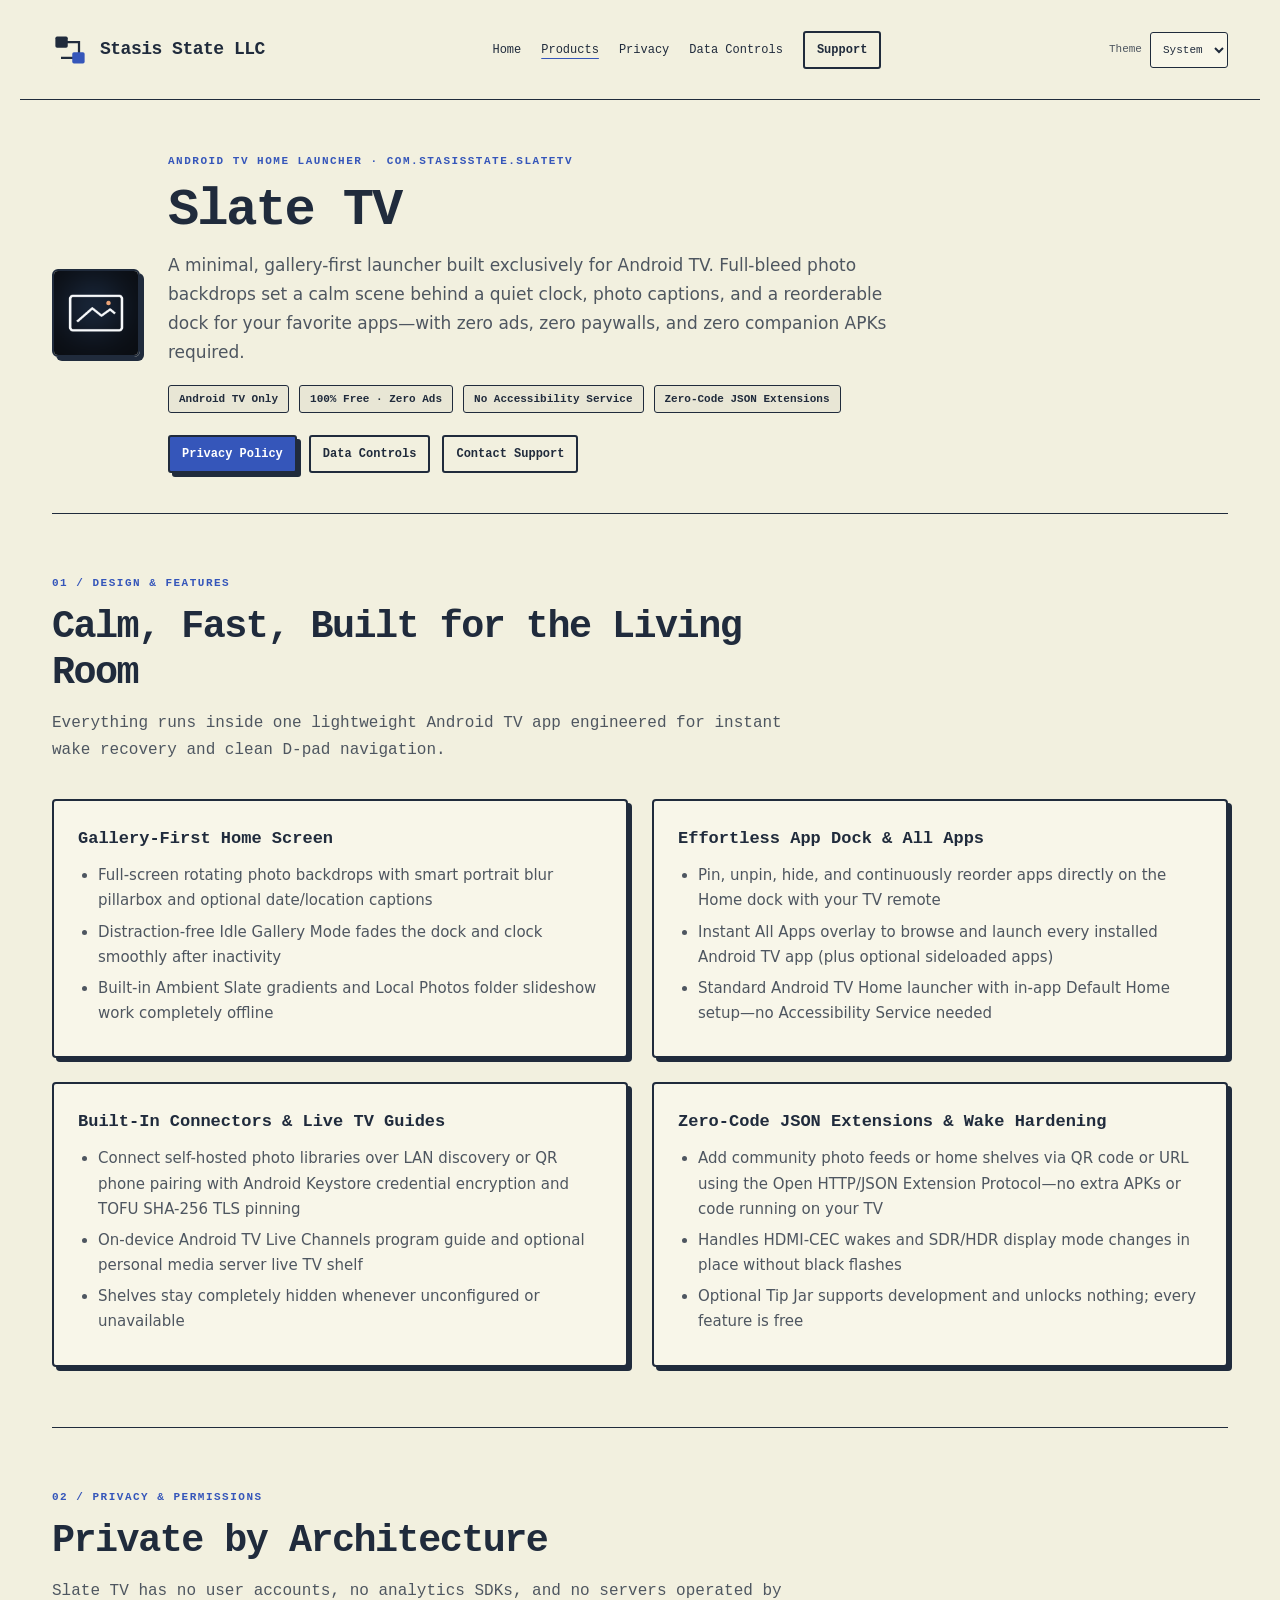
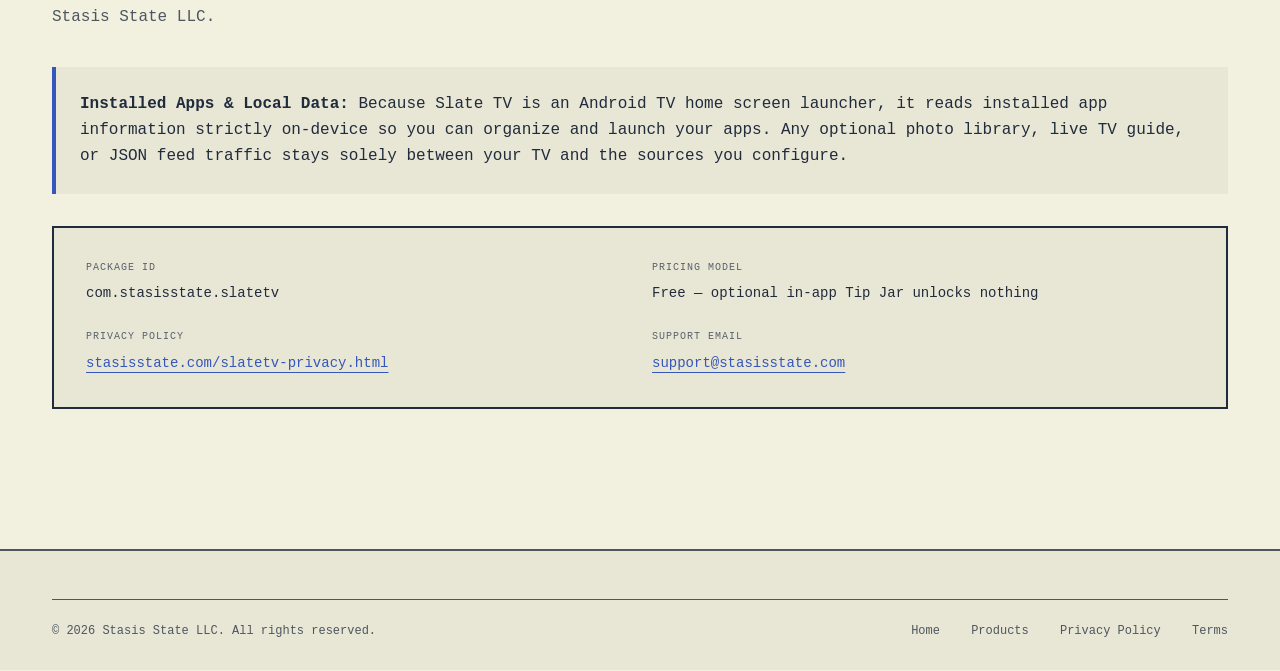
<file: slatetv.html>
<!DOCTYPE html>
<html lang="en">
<head>
  <meta charset="UTF-8" />
  <meta name="viewport" content="width=device-width, initial-scale=1.0" />
  <title>Slate TV — Minimal, Gallery-First Android TV Launcher — Stasis State LLC</title>
  <meta name="description" content="Slate TV by Stasis State LLC is a minimal, gallery-first Android TV launcher with full-screen photo backdrops, a reorderable app dock, built-in photo and live TV connectors, and zero-code JSON extensions." />
  <meta name="robots" content="index, follow" />
  <meta property="og:type" content="website" />
  <meta property="og:title" content="Slate TV — Minimal Android TV Launcher — Stasis State LLC" />
  <meta property="og:description" content="A minimal, gallery-first Android TV launcher with rotating photo backdrops, a reorderable app dock, live TV guides, and zero-code JSON extensions." />
  <meta property="og:url" content="https://stasisstate.com/slatetv.html" />
  <meta name="color-scheme" content="light dark" />
  <script src="theme.js"></script>
  <link rel="stylesheet" href="styles.css" />
  <link rel="icon" href="assets/state-machine.svg" type="image/svg+xml" />
</head>
<body>
  <a class="skip-link" href="#main-content">Skip to content</a>

  <!-- Header -->
  <header class="site-header">
    <div class="container nav-wrapper">
      <a href="index.html" class="brand-link" aria-label="Stasis State LLC Home">
        <div class="brand-logo-icon" aria-hidden="true">
          <svg width="20" height="20" viewBox="0 0 24 24" fill="none" stroke="currentColor" stroke-width="2.5" stroke-linecap="round" stroke-linejoin="round">
            <polygon points="12 2 2 7 12 12 22 7 12 2"></polygon>
            <polyline points="2 17 12 22 22 17"></polyline>
            <polyline points="2 12 12 17 22 12"></polyline>
          </svg>
        </div>
        <span>Stasis State LLC</span>
      </a>

      <nav aria-label="Main Navigation">
        <ul class="nav-links">
          <li><a href="index.html">Home</a></li>
          <li><a href="products.html" class="active">Products</a></li>
          <li><a href="slatetv-privacy.html">Privacy</a></li>
          <li><a href="data-deletion.html#slatetv">Data Controls</a></li>
          <li><a href="index.html#contact" class="btn btn-outline btn-sm">Support</a></li>
        </ul>
      </nav>
      <label class="theme-control" hidden>
        Theme
        <select id="theme-select" aria-label="Color theme">
          <option value="system">System</option>
          <option value="light">Light</option>
          <option value="dark">Dark</option>
        </select>
      </label>
    </div>
  </header>

  <main id="main-content" class="container" style="padding-bottom: 5rem;">
    <section class="product-hero">
      <img src="assets/slatetv-icon.png" alt="Slate TV Icon" class="product-hero-icon" />
      <div class="product-hero-meta">
        <div class="sub-title">Android TV Home Launcher · com.stasisstate.slatetv</div>
        <h1>Slate TV</h1>
        <p>
          A minimal, gallery-first launcher built exclusively for Android TV. Full-bleed photo backdrops set a calm scene behind a quiet clock, photo captions, and a reorderable dock for your favorite apps—with zero ads, zero paywalls, and zero companion APKs required.
        </p>
        <div class="product-badges">
          <span class="product-badge">Android TV Only</span>
          <span class="product-badge">100% Free · Zero Ads</span>
          <span class="product-badge">No Accessibility Service</span>
          <span class="product-badge">Zero-Code JSON Extensions</span>
        </div>
        <div class="app-actions">
          <a href="slatetv-privacy.html" class="btn btn-primary btn-sm">Privacy Policy</a>
          <a href="data-deletion.html#slatetv" class="btn btn-outline btn-sm">Data Controls</a>
          <a href="mailto:support@stasisstate.com?subject=Slate%20TV%20Support" class="btn btn-outline btn-sm">Contact Support</a>
        </div>
      </div>
    </section>

    <section class="section">
      <div class="section-header">
        <div class="sub-title">01 / Design &amp; Features</div>
        <h2>Calm, Fast, Built for the Living Room</h2>
        <p>Everything runs inside one lightweight Android TV app engineered for instant wake recovery and clean D-pad navigation.</p>
      </div>

      <div class="feature-grid">
        <article class="feature-card">
          <h3>Gallery-First Home Screen</h3>
          <ul>
            <li>Full-screen rotating photo backdrops with smart portrait blur pillarbox and optional date/location captions</li>
            <li>Distraction-free Idle Gallery Mode fades the dock and clock smoothly after inactivity</li>
            <li>Built-in Ambient Slate gradients and Local Photos folder slideshow work completely offline</li>
          </ul>
        </article>

        <article class="feature-card">
          <h3>Effortless App Dock &amp; All Apps</h3>
          <ul>
            <li>Pin, unpin, hide, and continuously reorder apps directly on the Home dock with your TV remote</li>
            <li>Instant All Apps overlay to browse and launch every installed Android TV app (plus optional sideloaded apps)</li>
            <li>Standard Android TV Home launcher with in-app Default Home setup—no Accessibility Service needed</li>
          </ul>
        </article>

        <article class="feature-card">
          <h3>Built-In Connectors &amp; Live TV Guides</h3>
          <ul>
            <li>Connect self-hosted photo libraries over LAN discovery or QR phone pairing with Android Keystore credential encryption and TOFU SHA-256 TLS pinning</li>
            <li>On-device Android TV Live Channels program guide and optional personal media server live TV shelf</li>
            <li>Shelves stay completely hidden whenever unconfigured or unavailable</li>
          </ul>
        </article>

        <article class="feature-card">
          <h3>Zero-Code JSON Extensions &amp; Wake Hardening</h3>
          <ul>
            <li>Add community photo feeds or home shelves via QR code or URL using the Open HTTP/JSON Extension Protocol—no extra APKs or code running on your TV</li>
            <li>Handles HDMI-CEC wakes and SDR/HDR display mode changes in place without black flashes</li>
            <li>Optional Tip Jar supports development and unlocks nothing; every feature is free</li>
          </ul>
        </article>
      </div>
    </section>

    <section class="section">
      <div class="section-header">
        <div class="sub-title">02 / Privacy &amp; Permissions</div>
        <h2>Private by Architecture</h2>
        <p>Slate TV has no user accounts, no analytics SDKs, and no servers operated by Stasis State LLC.</p>
      </div>

      <div class="alert-box">
        <p>
          <strong>Installed Apps &amp; Local Data:</strong> Because Slate TV is an Android TV home screen launcher, it reads installed app information strictly on-device so you can organize and launch your apps. Any optional photo library, live TV guide, or JSON feed traffic stays solely between your TV and the sources you configure.
        </p>
      </div>

      <div class="business-info-card">
        <div class="business-grid" style="margin-top: 0;">
          <div class="business-field">
            <span class="business-label">Package ID</span>
            <span class="business-value"><code>com.stasisstate.slatetv</code></span>
          </div>
          <div class="business-field">
            <span class="business-label">Pricing Model</span>
            <span class="business-value">Free — optional in-app Tip Jar unlocks nothing</span>
          </div>
          <div class="business-field">
            <span class="business-label">Privacy Policy</span>
            <span class="business-value"><a href="slatetv-privacy.html">stasisstate.com/slatetv-privacy.html</a></span>
          </div>
          <div class="business-field">
            <span class="business-label">Support Email</span>
            <span class="business-value"><a href="mailto:support@stasisstate.com">support@stasisstate.com</a></span>
          </div>
        </div>
      </div>
    </section>
  </main>

  <footer class="site-footer">
    <div class="container">
      <div class="footer-bottom">
        <div>&copy; 2026 Stasis State LLC. All rights reserved.</div>
        <div>
          <a href="index.html" style="color: var(--text-muted); text-decoration: none; margin-right: 1.5rem;">Home</a>
          <a href="products.html" style="color: var(--text-muted); text-decoration: none; margin-right: 1.5rem;">Products</a>
          <a href="slatetv-privacy.html" style="color: var(--text-muted); text-decoration: none; margin-right: 1.5rem;">Privacy Policy</a>
          <a href="terms.html" style="color: var(--text-muted); text-decoration: none;">Terms</a>
        </div>
      </div>
    </div>
  </footer>
</body>
</html>
</file>
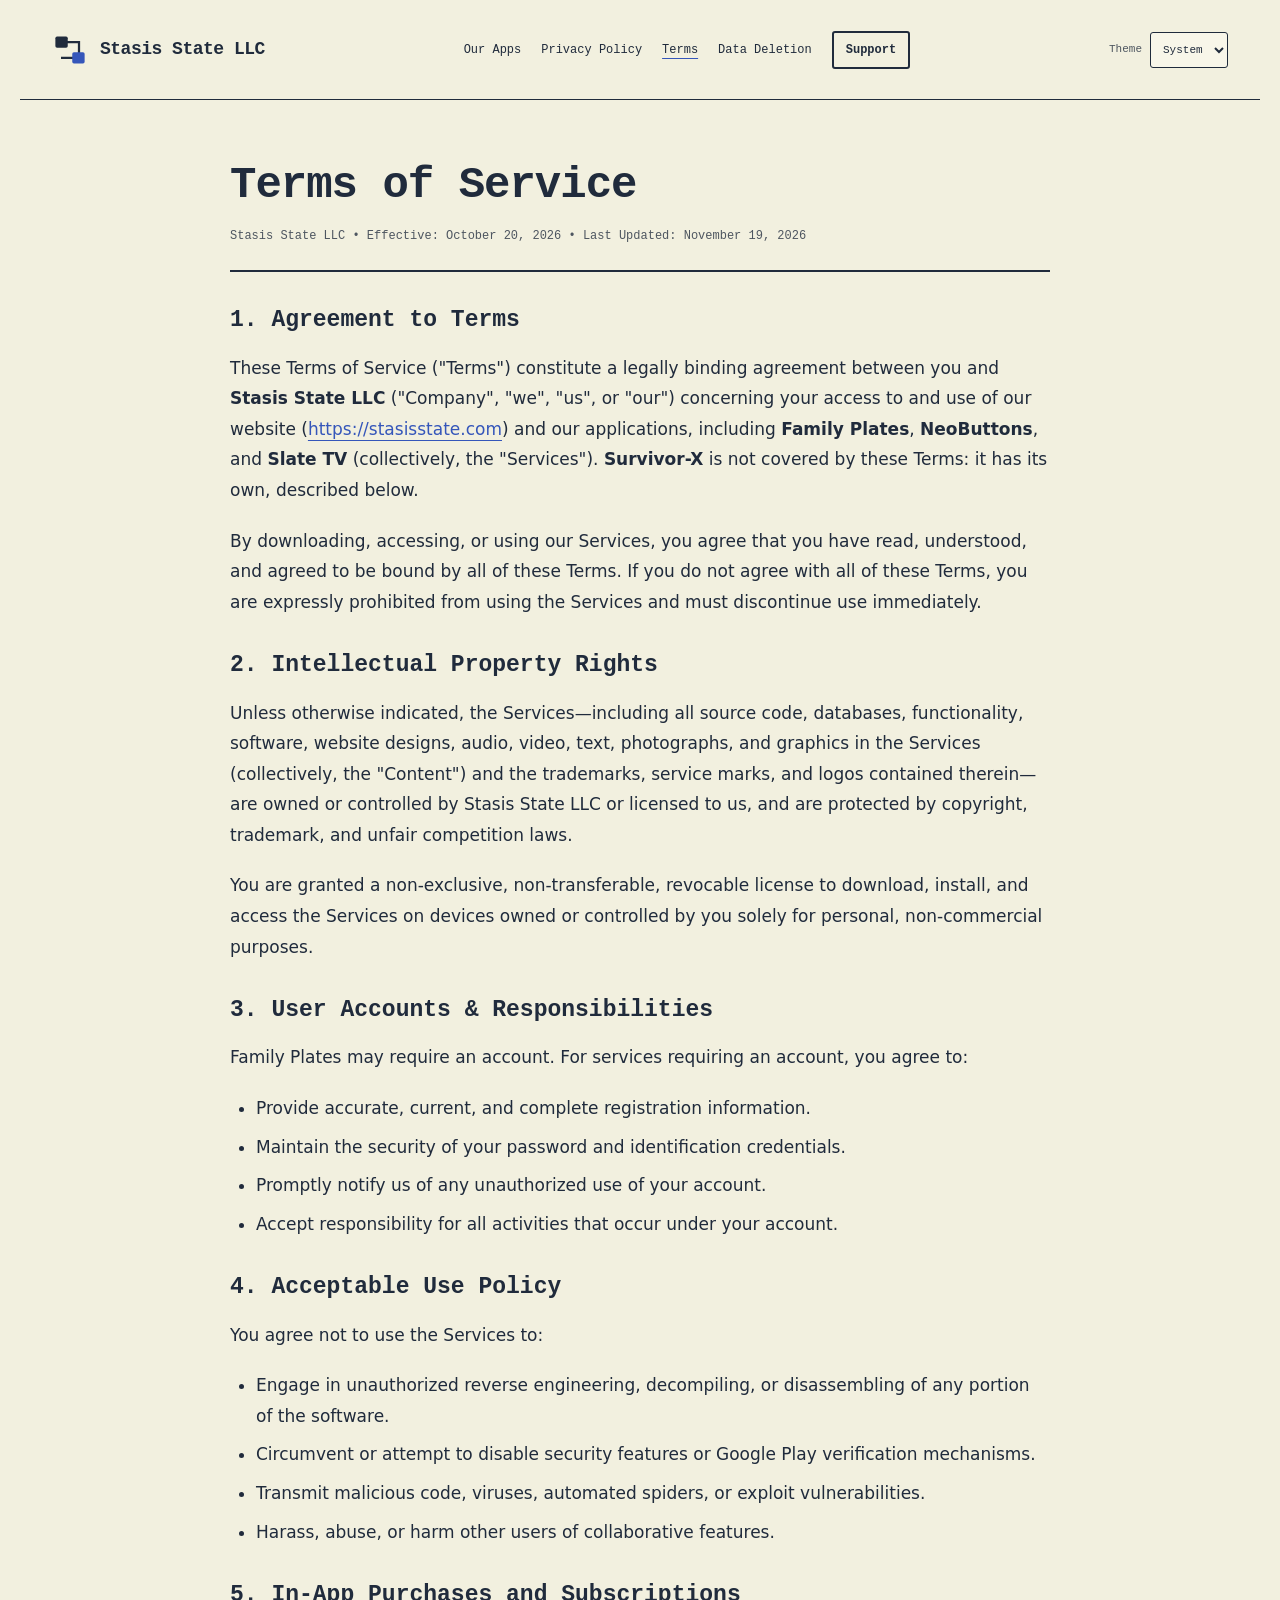
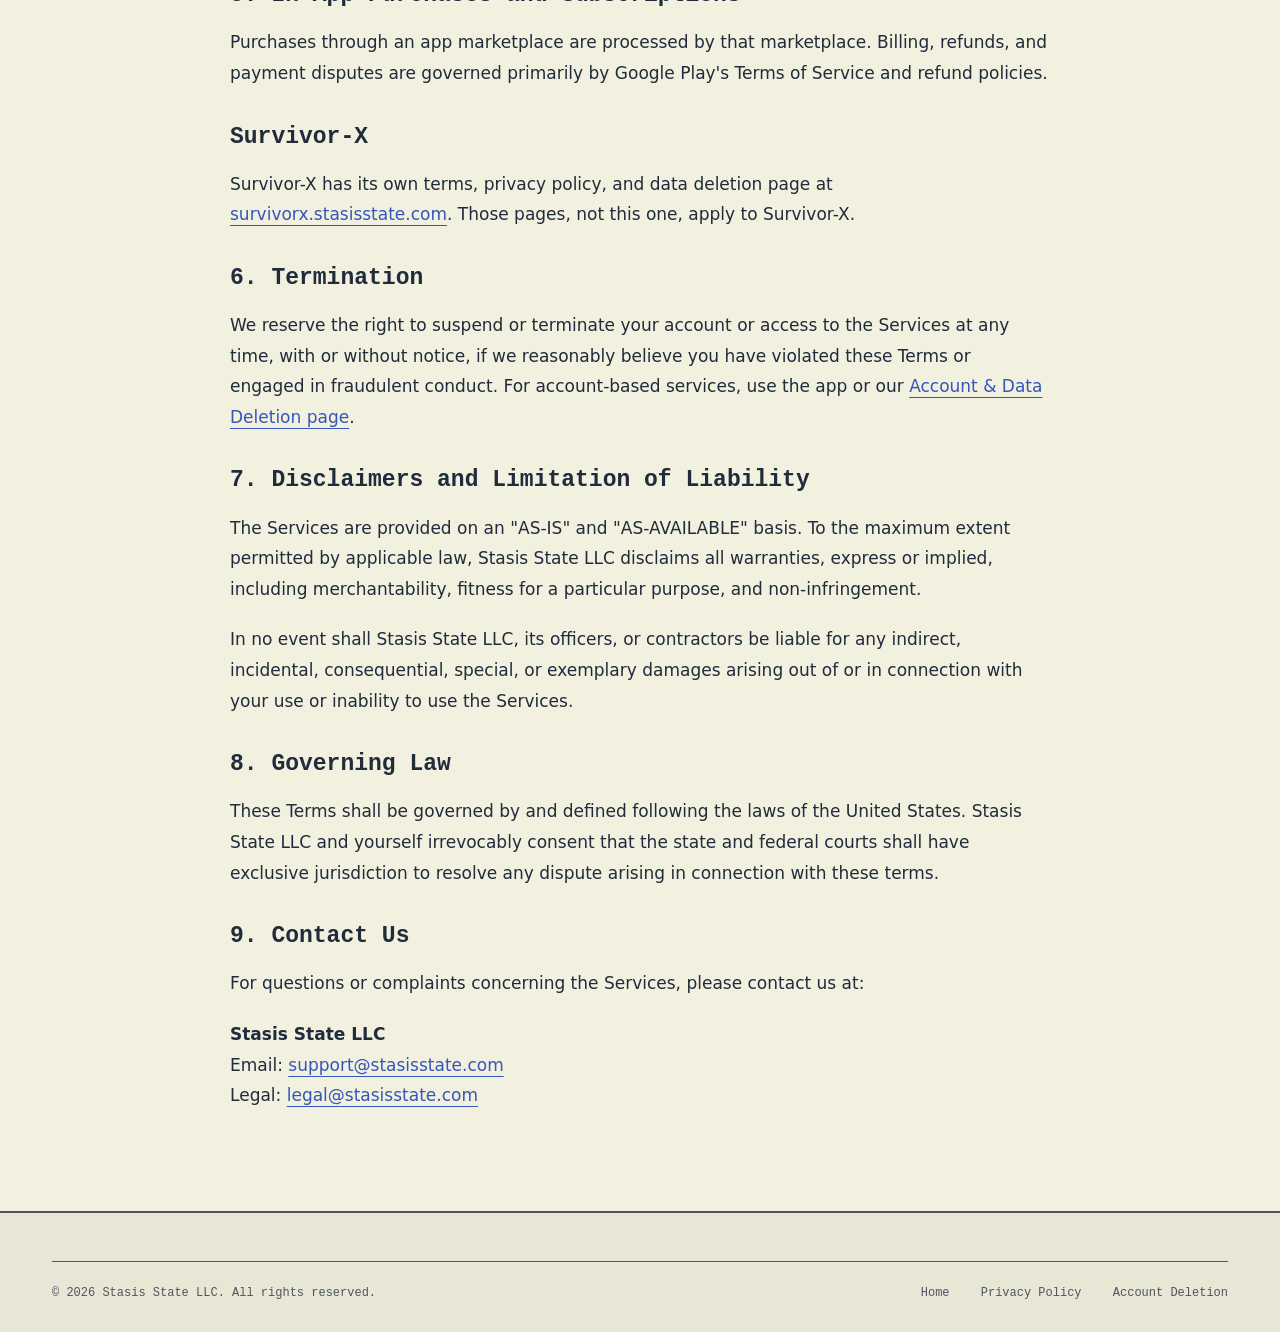
<file: terms.html>
<!DOCTYPE html>
<html lang="en">
<head>
  <meta charset="UTF-8" />
  <meta name="viewport" content="width=device-width, initial-scale=1.0" />
  <title>Terms of Service — Stasis State LLC</title>
  <meta name="description" content="Terms of Service for Stasis State LLC and our applications, including Family Plates, NeoButtons, and Slate TV. Survivor-X has its own terms." />
  <meta name="robots" content="index, follow" />
  <meta name="color-scheme" content="light dark" />
  <script src="theme.js"></script>
  <link rel="stylesheet" href="styles.css" />
  <link rel="icon" href="assets/state-machine.svg" type="image/svg+xml" />
</head>
<body>
  <a class="skip-link" href="#main-content">Skip to content</a>


  <!-- Header -->
  <header class="site-header">
    <div class="container nav-wrapper">
      <a href="index.html" class="brand-link" aria-label="Stasis State LLC Home">
        <div class="brand-logo-icon" aria-hidden="true">
          <svg width="20" height="20" viewBox="0 0 24 24" fill="none" stroke="currentColor" stroke-width="2.5" stroke-linecap="round" stroke-linejoin="round">
            <polygon points="12 2 2 7 12 12 22 7 12 2"></polygon>
            <polyline points="2 17 12 22 22 17"></polyline>
            <polyline points="2 12 12 17 22 12"></polyline>
          </svg>
        </div>
        <span>Stasis State LLC</span>
      </a>

      <nav aria-label="Main Navigation">
        <ul class="nav-links">
          <li><a href="index.html#apps">Our Apps</a></li>
          <li><a href="privacy.html">Privacy Policy</a></li>
          <li><a href="terms.html" class="active">Terms</a></li>
          <li><a href="data-deletion.html">Data Deletion</a></li>
          <li><a href="index.html#contact" class="btn btn-outline btn-sm">Support</a></li>
        </ul>
      </nav>
      <label class="theme-control" hidden>
        Theme
        <select id="theme-select" aria-label="Color theme">
          <option value="system">System</option>
          <option value="light">Light</option>
          <option value="dark">Dark</option>
        </select>
      </label>
    </div>
  </header>

  <main id="main-content" class="container">
    <article class="policy-container">
      <div class="policy-header">
        <h1>Terms of Service</h1>
        <div class="policy-meta">
          <span>Stasis State LLC</span> &bull;
          <span>Effective: October 20, 2026</span> &bull;
          <span>Last Updated: November 19, 2026</span>
        </div>
      </div>

      <div class="policy-body">
        <h2>1. Agreement to Terms</h2>
        <p>
          These Terms of Service ("Terms") constitute a legally binding agreement between you and <strong>Stasis State LLC</strong> ("Company", "we", "us", or "our") concerning your access to and use of our website (<a href="https://stasisstate.com" style="color: var(--accent-primary);">https://stasisstate.com</a>) and our applications, including <strong>Family Plates</strong>, <strong>NeoButtons</strong>, and <strong>Slate TV</strong> (collectively, the "Services"). <strong>Survivor-X</strong> is not covered by these Terms: it has its own, described below.
        </p>
        <p>
          By downloading, accessing, or using our Services, you agree that you have read, understood, and agreed to be bound by all of these Terms. If you do not agree with all of these Terms, you are expressly prohibited from using the Services and must discontinue use immediately.
        </p>

        <h2>2. Intellectual Property Rights</h2>
        <p>
          Unless otherwise indicated, the Services—including all source code, databases, functionality, software, website designs, audio, video, text, photographs, and graphics in the Services (collectively, the "Content") and the trademarks, service marks, and logos contained therein—are owned or controlled by Stasis State LLC or licensed to us, and are protected by copyright, trademark, and unfair competition laws.
        </p>
        <p>
          You are granted a non-exclusive, non-transferable, revocable license to download, install, and access the Services on devices owned or controlled by you solely for personal, non-commercial purposes.
        </p>

        <h2>3. User Accounts & Responsibilities</h2>
        <p>
          Family Plates may require an account. For services requiring an account, you agree to:
        </p>
        <ul>
          <li>Provide accurate, current, and complete registration information.</li>
          <li>Maintain the security of your password and identification credentials.</li>
          <li>Promptly notify us of any unauthorized use of your account.</li>
          <li>Accept responsibility for all activities that occur under your account.</li>
        </ul>

        <h2>4. Acceptable Use Policy</h2>
        <p>You agree not to use the Services to:</p>
        <ul>
          <li>Engage in unauthorized reverse engineering, decompiling, or disassembling of any portion of the software.</li>
          <li>Circumvent or attempt to disable security features or Google Play verification mechanisms.</li>
          <li>Transmit malicious code, viruses, automated spiders, or exploit vulnerabilities.</li>
          <li>Harass, abuse, or harm other users of collaborative features.</li>
        </ul>

        <h2>5. In-App Purchases and Subscriptions</h2>
        <p>
          Purchases through an app marketplace are processed by that marketplace. Billing, refunds, and payment disputes are governed primarily by Google Play's Terms of Service and refund policies.
        </p>

        <h2 id="survivor-x">Survivor-X</h2>
        <p>Survivor-X has its own terms, privacy policy, and data deletion page at <a href="https://survivorx.stasisstate.com/terms.html" style="color: var(--accent-primary);">survivorx.stasisstate.com</a>. Those pages, not this one, apply to Survivor-X.</p>

        <h2>6. Termination</h2>
        <p>
          We reserve the right to suspend or terminate your account or access to the Services at any time, with or without notice, if we reasonably believe you have violated these Terms or engaged in fraudulent conduct. For account-based services, use the app or our <a href="data-deletion.html" style="color: var(--accent-primary);">Account & Data Deletion page</a>.
        </p>

        <h2>7. Disclaimers and Limitation of Liability</h2>
        <p>
          The Services are provided on an "AS-IS" and "AS-AVAILABLE" basis. To the maximum extent permitted by applicable law, Stasis State LLC disclaims all warranties, express or implied, including merchantability, fitness for a particular purpose, and non-infringement.
        </p>
        <p>
          In no event shall Stasis State LLC, its officers, or contractors be liable for any indirect, incidental, consequential, special, or exemplary damages arising out of or in connection with your use or inability to use the Services.
        </p>

        <h2>8. Governing Law</h2>
        <p>
          These Terms shall be governed by and defined following the laws of the United States. Stasis State LLC and yourself irrevocably consent that the state and federal courts shall have exclusive jurisdiction to resolve any dispute arising in connection with these terms.
        </p>

        <h2>9. Contact Us</h2>
        <p>For questions or complaints concerning the Services, please contact us at:</p>
        <p>
          <strong>Stasis State LLC</strong><br />
          Email: <a href="mailto:support@stasisstate.com" style="color: var(--accent-primary);">support@stasisstate.com</a><br />
          Legal: <a href="mailto:legal@stasisstate.com" style="color: var(--accent-primary);">legal@stasisstate.com</a>
        </p>
      </div>
    </article>
  </main>

  <footer class="site-footer">
    <div class="container">
      <div class="footer-bottom">
        <div>&copy; 2026 Stasis State LLC. All rights reserved.</div>
        <div>
          <a href="index.html" style="color: var(--text-muted); text-decoration: none; margin-right: 1.5rem;">Home</a>
          <a href="privacy.html" style="color: var(--text-muted); text-decoration: none; margin-right: 1.5rem;">Privacy Policy</a>
          <a href="data-deletion.html" style="color: var(--text-muted); text-decoration: none;">Account Deletion</a>
        </div>
      </div>
    </div>
  </footer>
</body>
</html>
</file>
<file: styles.css>
*{margin:0;padding:0;box-sizing:border-box}
:root{color-scheme:light;--button-bg:#3556ba;--button-hover:#294593;--button-text:#fff;--bg-primary:#f2f0df;--bg-secondary:#e8e6d5;--bg-card:#f8f6e9;--text-main:#202b3c;--text-muted:#4e5660;--text-dim:#59616a;--accent-primary:#3556ba;--accent-secondary:#3556ba;--border-color:#202b3c;--radius-sm:3px;--radius-md:6px;--radius-lg:6px;--font-sans:"Courier New",Courier,monospace;--container-width:1240px}
:root[data-theme="dark"]{color-scheme:dark;--bg-primary:#171e2a;--bg-secondary:#202a39;--bg-card:#1c2533;--text-main:#f2f0df;--text-muted:#c4cad3;--text-dim:#adb8c8;--accent-primary:#a1b7ff;--accent-secondary:#a1b7ff;--border-color:#a2afc2;--button-bg:#3556ba;--button-hover:#294593;--button-text:#fff;}
@media(prefers-color-scheme:dark){:root:not([data-theme="light"]){color-scheme:dark;--bg-primary:#171e2a;--bg-secondary:#202a39;--bg-card:#1c2533;--text-main:#f2f0df;--text-muted:#c4cad3;--text-dim:#adb8c8;--accent-primary:#a1b7ff;--accent-secondary:#a1b7ff;--border-color:#a2afc2;--button-bg:#3556ba;--button-hover:#294593;--button-text:#fff;}}
html{scroll-padding-top:24px}
body{font-family:var(--font-sans);background:var(--bg-primary);color:var(--text-main);line-height:1.65;min-height:100vh;display:flex;flex-direction:column}
a{color:var(--accent-primary);text-underline-offset:5px;overflow-wrap:anywhere}
a:hover{text-decoration-thickness:2px}
a:focus-visible,select:focus-visible{outline:3px solid var(--accent-primary);outline-offset:5px}
.skip-link{position:absolute;left:20px;top:-100px;background:var(--text-main);color:var(--bg-primary);padding:12px;z-index:200}.skip-link:focus{top:12px}
.container{width:100%;max-width:var(--container-width);margin:auto;padding:0 32px}
.site-header{background:var(--bg-primary)}
.nav-wrapper{display:flex;align-items:center;justify-content:space-between;gap:24px;min-height:100px;border-bottom:1px solid var(--border-color);flex-wrap:wrap;padding-top:22px;padding-bottom:22px}
.brand-link{display:flex;align-items:center;gap:12px;text-decoration:none;color:var(--text-main);font-size:18px;font-weight:700;letter-spacing:-.5px}
.brand-logo-icon{width:36px;height:36px;background:url('assets/state-machine.svg') center/contain no-repeat;flex-shrink:0}.brand-logo-icon svg{display:none}
.nav-links{display:flex;align-items:center;flex-wrap:wrap;gap:20px;list-style:none}.nav-links a{color:var(--text-main);font-size:12px;text-decoration:none}.nav-links a:hover,.nav-links a.active{text-decoration:underline;text-decoration-color:var(--accent-primary)}
.btn{display:inline-flex;align-items:center;justify-content:center;gap:8px;padding:13px 20px;border:2px solid var(--text-main);border-radius:3px;font:700 13px/1.5 var(--font-sans);text-decoration:none;max-width:100%;overflow-wrap:anywhere}
.btn svg{flex-shrink:0}.btn-primary{background:var(--button-bg);color:var(--button-text);box-shadow:4px 4px 0 var(--text-main)}.btn-primary:hover{background:var(--button-hover)}.btn-outline{background:transparent;color:var(--text-main)}.btn-outline:hover{background:var(--bg-secondary)}.btn-sm{font-size:12px;padding:8px 12px}
.hero{display:grid;grid-template-columns:1.15fr 1fr;align-items:center;gap:32px;padding-top:80px;padding-bottom:85px;min-height:620px}
.hero h1{font-size:clamp(38px,4.7vw,66px);line-height:1.08;letter-spacing:-.055em;margin:25px 0}
.hero-subtitle{font-size:16px;color:var(--text-muted);max-width:540px;margin-bottom:28px}
.hero-actions{display:flex;flex-wrap:wrap;align-items:center;gap:24px}.hero-secondary{font-size:12px}
.state-diagram svg{display:block;width:100%;height:auto}.state-diagram span{display:block;text-align:center;font-size:10px;letter-spacing:1px}
.sub-title{color:var(--accent-primary);font-size:11px;font-weight:700;text-transform:uppercase;letter-spacing:1.5px;margin-bottom:12px}
.section{padding:60px 0;border-top:1px solid var(--border-color)}
.section-header{margin:0 0 36px;max-width:760px;text-align:left}.section-header h1,.section-header h2{font-size:clamp(28px,3vw,40px);line-height:1.2;letter-spacing:-1.5px;margin-bottom:14px}.section-header p{color:var(--text-muted)}
.apps-grid{display:grid;grid-template-columns:repeat(2,minmax(0,1fr));gap:28px}
.app-card{background:var(--bg-card);border:2px solid var(--border-color);border-radius:4px;padding:30px;box-shadow:6px 6px 0 var(--text-main);display:flex;flex-direction:column;min-width:0}
.app-card-header{display:flex;align-items:center;gap:18px;margin-bottom:22px}.app-card-header>a{min-width:0}.app-meta{min-width:0}.app-meta h3{font-size:23px;letter-spacing:-1px;line-height:1.3}.app-category{font-size:11px;color:var(--text-muted)}
.app-description{font:16px/1.7 system-ui,sans-serif;color:var(--text-muted);margin-bottom:24px;flex-grow:1}
.app-highlights{list-style:none;margin-bottom:28px}.app-highlights li{display:flex;align-items:flex-start;gap:10px;font-size:12px;margin-bottom:12px}.app-highlights svg{flex-shrink:0;color:var(--accent-primary);margin-top:2px}
.app-actions{display:flex;gap:12px;flex-wrap:wrap;align-items:center}
.standards-grid{display:grid;grid-template-columns:repeat(4,minmax(0,1fr));gap:20px}.standard-item{border-top:2px solid;padding:24px 0}.standard-icon-wrap{color:var(--accent-primary);margin-bottom:18px}.standard-item h3{font-size:16px;margin-bottom:12px}.standard-item p{font:15px/1.7 system-ui,sans-serif;color:var(--text-muted)}
.business-info-card{border:2px solid;padding:32px;margin-top:32px;background:var(--bg-secondary)}.business-grid{display:grid;grid-template-columns:repeat(2,minmax(0,1fr));gap:24px;margin-top:28px}.business-field{display:flex;flex-direction:column;min-width:0}.business-label{font-size:10px;letter-spacing:1px;text-transform:uppercase;color:var(--text-dim);margin-bottom:6px}.business-value{font-size:14px;overflow-wrap:anywhere}
.policy-container{max-width:820px;margin:auto;padding:60px 0 80px}.policy-header{border-bottom:2px solid;padding-bottom:24px;margin-bottom:32px}.policy-header h1{font-size:clamp(30px,5vw,44px);line-height:1.15;letter-spacing:-1px;margin-bottom:16px}.policy-meta{font-size:12px;color:var(--text-muted)}.policy-body{font:17px/1.8 system-ui,sans-serif}.policy-body h2,.policy-body h3{font-family:var(--font-sans);line-height:1.4;color:var(--text-main);margin:32px 0 16px}.policy-body h2{font-size:23px}.policy-body h3{font-size:19px}.policy-body p{margin-bottom:20px}.policy-body ul,.policy-body ol{padding-left:26px;margin-bottom:24px}.policy-body li{margin-bottom:8px}.alert-box{background:var(--bg-secondary);border-left:4px solid var(--accent-primary);padding:24px;margin:28px 0}.alert-box p{margin-bottom:0}
.site-footer{margin-top:auto;border-top:2px solid;padding:48px 0 28px;background:var(--bg-secondary);font-size:12px;color:var(--text-muted)}.footer-top{display:grid;grid-template-columns:2fr 1fr 1fr 1fr;gap:28px;margin-bottom:38px}.footer-brand h4{font-size:18px;color:var(--text-main);margin-bottom:12px}.footer-brand p{max-width:320px}.footer-col h5{font-size:12px;color:var(--text-main);margin-bottom:18px}.footer-links{list-style:none;display:flex;flex-direction:column;gap:10px}.footer-links a{color:var(--text-muted)}.footer-bottom{display:flex;justify-content:space-between;flex-wrap:wrap;gap:16px;border-top:1px solid;padding-top:22px}
@media(max-width:1000px){.nav-wrapper{justify-content:flex-start}.standards-grid{grid-template-columns:repeat(2,minmax(0,1fr))}.footer-top{grid-template-columns:repeat(2,minmax(0,1fr))}.hero{gap:12px}.app-card{padding:24px}}
@media(max-width:700px){.container{padding-left:22px;padding-right:22px}.hero{grid-template-columns:1fr;padding-top:45px;padding-bottom:40px;min-height:0}.hero h1{font-size:clamp(34px,8vw,52px)}.state-diagram{max-width:430px;width:100%;margin:auto}.nav-links{gap:14px}.apps-grid,.business-grid{grid-template-columns:1fr}.app-card{padding:22px}.app-meta h3{font-size:20px}.section{padding:40px 0}.business-info-card{padding:22px}.policy-container{padding:40px 0}.footer-top{grid-template-columns:1fr}.standards-grid{gap:20px}.hero-actions{gap:20px}}
@media(prefers-reduced-motion:reduce){*{scroll-behavior:auto}}

.theme-control{display:flex;align-items:center;gap:8px;font-size:11px;color:var(--text-muted)}
.theme-control[hidden]{display:none}
.theme-control select{font:inherit;color:var(--text-main);background:var(--bg-card);border:1px solid var(--border-color);border-radius:var(--radius-sm);padding:8px;min-height:36px;cursor:pointer}
.product-hero{display:flex;align-items:center;gap:28px;padding:52px 0 40px;flex-wrap:wrap}
.product-hero-icon{width:88px;height:88px;border-radius:var(--radius-md);border:2px solid var(--border-color);box-shadow:4px 4px 0 var(--text-main);flex-shrink:0}
.product-hero-meta{flex:1;min-width:260px}
.product-hero-meta h1{font-size:clamp(32px,4.5vw,52px);line-height:1.1;letter-spacing:-.04em;margin:8px 0 12px}
.product-hero-meta p{font:17px/1.7 system-ui,sans-serif;color:var(--text-muted);max-width:720px}
.product-badges{display:flex;flex-wrap:wrap;gap:10px;margin:18px 0 22px}
.product-badge{display:inline-block;font-size:11px;font-weight:700;padding:4px 10px;border:1px solid var(--border-color);border-radius:var(--radius-sm);background:var(--bg-secondary);color:var(--text-main)}
.feature-grid{display:grid;grid-template-columns:repeat(2,minmax(0,1fr));gap:24px;margin-top:24px}
.feature-card{background:var(--bg-card);border:2px solid var(--border-color);border-radius:4px;padding:24px;box-shadow:4px 4px 0 var(--text-main)}
.feature-card h3{font-size:17px;margin-bottom:10px}
.feature-card p,.feature-card ul{font:15px/1.68 system-ui,sans-serif;color:var(--text-muted)}
.feature-card ul{padding-left:20px;margin-top:8px}.feature-card li{margin-bottom:6px}
.policy-directory{display:grid;grid-template-columns:repeat(2,minmax(0,1fr));gap:16px;margin:24px 0 32px}
.policy-dir-card{background:var(--bg-card);border:2px solid var(--border-color);border-radius:4px;padding:18px 20px;display:flex;flex-direction:column;gap:8px}
.policy-dir-card strong{font-family:var(--font-sans);font-size:15px;color:var(--text-main)}
.policy-dir-card span{font:14px/1.55 system-ui,sans-serif;color:var(--text-muted)}
@media(max-width:700px){.feature-grid,.policy-directory{grid-template-columns:1fr}.product-hero{padding:36px 0 28px}}
</file>
